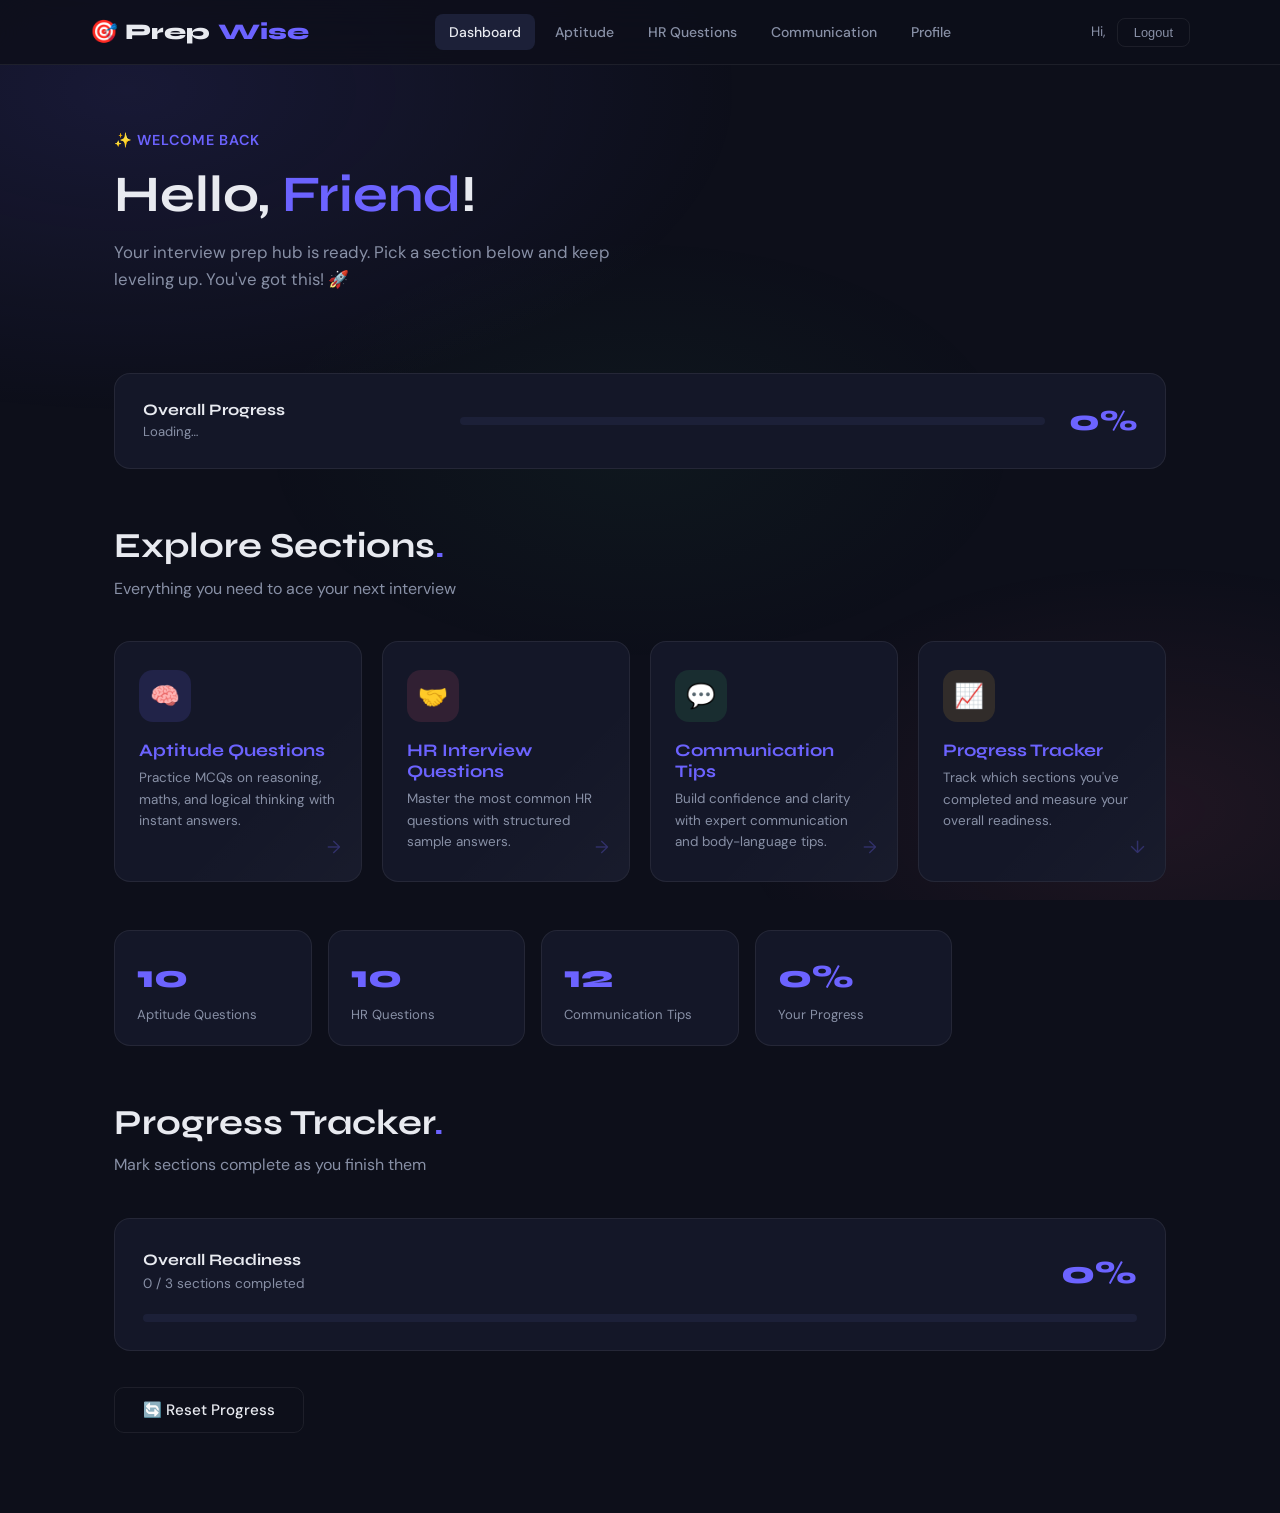
<file: index.html>
<!DOCTYPE html>
<html lang="en">
<head>
  <meta charset="UTF-8" />
  <meta name="viewport" content="width=device-width, initial-scale=1.0" />
  <title>PrepWise – Dashboard</title>
  <style>
@import url('https://fonts.googleapis.com/css2?family=Syne:wght@400;600;700;800&family=DM+Sans:ital,opsz,wght@0,9..40,300;0,9..40,400;0,9..40,500;1,9..40,300&display=swap');

/* ── CSS Variables ── */
:root {
  --bg: #0d0f1a;
  --surface: #141728;
  --surface2: #1c2038;
  --border: rgba(255,255,255,0.07);
  --accent: #6c63ff;
  --accent2: #ff6584;
  --accent3: #43e97b;
  --text: #e8eaf0;
  --text-muted: #8890a6;
  --radius: 16px;
  --radius-sm: 10px;
  --shadow: 0 8px 40px rgba(0,0,0,0.4);
  --transition: 0.28s cubic-bezier(0.4, 0, 0.2, 1);
}

/* ── Reset ── */
*, *::before, *::after { box-sizing: border-box; margin: 0; padding: 0; }
html { scroll-behavior: smooth; }
body {
  font-family: 'DM Sans', sans-serif;
  background: var(--bg);
  color: var(--text);
  min-height: 100vh;
  line-height: 1.6;
  overflow-x: hidden;
}

/* ── Background mesh ── */
body::before {
  content: '';
  position: fixed;
  inset: 0;
  background:
    radial-gradient(ellipse 80% 60% at 10% 10%, rgba(108,99,255,0.12) 0%, transparent 60%),
    radial-gradient(ellipse 60% 50% at 90% 90%, rgba(255,101,132,0.08) 0%, transparent 55%),
    radial-gradient(ellipse 50% 40% at 50% 50%, rgba(67,233,123,0.04) 0%, transparent 60%);
  pointer-events: none;
  z-index: 0;
}

/* ── Typography ── */
h1, h2, h3, h4 { font-family: 'Syne', sans-serif; font-weight: 700; line-height: 1.2; }
a { color: var(--accent); text-decoration: none; }

/* ── Layout Utilities ── */
.container { max-width: 1100px; margin: 0 auto; padding: 0 24px; position: relative; z-index: 1; }
.flex { display: flex; }
.grid { display: grid; }

/* ── Navbar ── */
.navbar {
  position: sticky;
  top: 0;
  z-index: 100;
  backdrop-filter: blur(20px);
  background: rgba(13, 15, 26, 0.85);
  border-bottom: 1px solid var(--border);
  padding: 0 24px;
}
.navbar-inner {
  max-width: 1100px;
  margin: 0 auto;
  display: flex;
  align-items: center;
  justify-content: space-between;
  height: 64px;
}
.logo {
  font-family: 'Syne', sans-serif;
  font-size: 1.4rem;
  font-weight: 800;
  color: var(--text);
  display: flex;
  align-items: center;
  gap: 8px;
}
.logo span { color: var(--accent); }
.nav-links { display: flex; gap: 6px; align-items: center; }
.nav-links a {
  color: var(--text-muted);
  font-size: 0.875rem;
  font-weight: 500;
  padding: 7px 14px;
  border-radius: 8px;
  transition: all var(--transition);
}
.nav-links a:hover, .nav-links a.active {
  color: var(--text);
  background: var(--surface2);
}
.nav-user {
  display: flex;
  align-items: center;
  gap: 12px;
}
.nav-user span {
  font-size: 0.85rem;
  color: var(--text-muted);
}
.btn-logout {
  padding: 6px 16px;
  background: transparent;
  border: 1px solid var(--border);
  border-radius: 8px;
  color: var(--text-muted);
  font-size: 0.8rem;
  cursor: pointer;
  transition: all var(--transition);
}
.btn-logout:hover { background: var(--surface2); color: var(--text); }

/* ── Buttons ── */
.btn {
  display: inline-flex;
  align-items: center;
  gap: 8px;
  padding: 12px 28px;
  border-radius: var(--radius-sm);
  font-family: 'DM Sans', sans-serif;
  font-size: 0.95rem;
  font-weight: 500;
  cursor: pointer;
  border: none;
  transition: all var(--transition);
  position: relative;
  overflow: hidden;
}
.btn-primary {
  background: var(--accent);
  color: #fff;
  box-shadow: 0 4px 24px rgba(108,99,255,0.35);
}
.btn-primary:hover {
  background: #7b74ff;
  transform: translateY(-2px);
  box-shadow: 0 8px 32px rgba(108,99,255,0.5);
}
.btn-outline {
  background: transparent;
  border: 1px solid var(--border);
  color: var(--text);
}
.btn-outline:hover { background: var(--surface2); border-color: rgba(255,255,255,0.15); }
.btn-sm { padding: 8px 18px; font-size: 0.85rem; }
.btn-success {
  background: linear-gradient(135deg, #43e97b, #38f9d7);
  color: #0a1a12;
  font-weight: 600;
}
.btn-success:hover { transform: translateY(-2px); box-shadow: 0 8px 24px rgba(67,233,123,0.35); }

/* ── Cards ── */
.card {
  background: var(--surface);
  border: 1px solid var(--border);
  border-radius: var(--radius);
  padding: 28px;
  transition: all var(--transition);
}
.card:hover {
  border-color: rgba(108,99,255,0.25);
  transform: translateY(-3px);
  box-shadow: var(--shadow);
}

/* ── Section Titles ── */
.section-title {
  font-size: clamp(1.6rem, 4vw, 2.2rem);
  margin-bottom: 8px;
}
.section-subtitle {
  color: var(--text-muted);
  margin-bottom: 40px;
  font-size: 1rem;
}
.accent-dot { color: var(--accent); }

/* ── Pill/Badge ── */
.badge {
  display: inline-block;
  padding: 4px 12px;
  border-radius: 100px;
  font-size: 0.75rem;
  font-weight: 600;
  letter-spacing: 0.04em;
  text-transform: uppercase;
}
.badge-purple { background: rgba(108,99,255,0.15); color: var(--accent); border: 1px solid rgba(108,99,255,0.2); }
.badge-green  { background: rgba(67,233,123,0.12); color: #43e97b; border: 1px solid rgba(67,233,123,0.2); }
.badge-pink   { background: rgba(255,101,132,0.12); color: var(--accent2); border: 1px solid rgba(255,101,132,0.2); }

/* ── Progress Bar ── */
.progress-wrap {
  background: var(--surface2);
  border-radius: 100px;
  height: 8px;
  overflow: hidden;
}
.progress-bar {
  height: 100%;
  border-radius: 100px;
  background: linear-gradient(90deg, var(--accent), #a78bfa);
  transition: width 0.6s cubic-bezier(0.4, 0, 0.2, 1);
}

/* ── Toast ── */
#toast {
  position: fixed;
  bottom: 30px;
  right: 30px;
  background: var(--surface2);
  border: 1px solid var(--border);
  border-left: 3px solid var(--accent3);
  color: var(--text);
  padding: 14px 22px;
  border-radius: var(--radius-sm);
  font-size: 0.875rem;
  z-index: 9999;
  opacity: 0;
  transform: translateY(12px);
  transition: all 0.3s ease;
  pointer-events: none;
}
#toast.show { opacity: 1; transform: translateY(0); }

/* ── Page Hero ── */
.page-hero {
  padding: 60px 0 40px;
  position: relative;
  z-index: 1;
}
.page-hero h1 { font-size: clamp(2rem, 5vw, 3rem); margin-bottom: 12px; }
.page-hero p  { color: var(--text-muted); font-size: 1.05rem; max-width: 540px; }

/* ── Form styles (login) ── */
.form-group { margin-bottom: 20px; }
.form-group label {
  display: block;
  margin-bottom: 8px;
  font-size: 0.875rem;
  font-weight: 500;
  color: var(--text-muted);
  letter-spacing: 0.02em;
}
.form-group input {
  width: 100%;
  padding: 13px 16px;
  background: var(--surface2);
  border: 1px solid var(--border);
  border-radius: var(--radius-sm);
  color: var(--text);
  font-family: 'DM Sans', sans-serif;
  font-size: 0.95rem;
  outline: none;
  transition: border-color var(--transition);
}
.form-group input:focus { border-color: var(--accent); box-shadow: 0 0 0 3px rgba(108,99,255,0.12); }
.form-group input::placeholder { color: var(--text-muted); }
.error-msg { color: var(--accent2); font-size: 0.8rem; margin-top: 6px; display: none; }

/* ── Answer reveal ── */
.answer-box {
  display: none;
  margin-top: 12px;
  padding: 14px 18px;
  background: rgba(67,233,123,0.06);
  border: 1px solid rgba(67,233,123,0.18);
  border-radius: var(--radius-sm);
  color: var(--text);
  font-size: 0.9rem;
  line-height: 1.6;
}
.answer-box.visible { display: block; animation: fadeIn 0.3s ease; }

/* ── Option buttons (MCQ) ── */
.options { display: flex; flex-direction: column; gap: 8px; margin: 14px 0; }
.option-btn {
  padding: 10px 16px;
  background: var(--surface2);
  border: 1px solid var(--border);
  border-radius: var(--radius-sm);
  color: var(--text);
  font-size: 0.9rem;
  cursor: pointer;
  text-align: left;
  transition: all var(--transition);
}
.option-btn:hover { border-color: rgba(108,99,255,0.4); background: rgba(108,99,255,0.08); }
.option-btn.correct { border-color: var(--accent3); background: rgba(67,233,123,0.1); color: #43e97b; }
.option-btn.wrong   { border-color: var(--accent2); background: rgba(255,101,132,0.1); color: var(--accent2); }

/* ── Tip cards ── */
.tip-card {
  background: var(--surface);
  border: 1px solid var(--border);
  border-radius: var(--radius);
  padding: 22px 24px;
  display: flex;
  gap: 16px;
  align-items: flex-start;
  transition: all var(--transition);
}
.tip-card:hover { border-color: rgba(108,99,255,0.2); transform: translateX(4px); }
.tip-icon {
  width: 42px; height: 42px;
  border-radius: 10px;
  display: flex; align-items: center; justify-content: center;
  font-size: 1.2rem;
  flex-shrink: 0;
}

/* ── HR accordion ── */
.hr-item {
  background: var(--surface);
  border: 1px solid var(--border);
  border-radius: var(--radius);
  margin-bottom: 12px;
  overflow: hidden;
  transition: all var(--transition);
}
.hr-item:hover { border-color: rgba(108,99,255,0.2); }
.hr-question {
  padding: 20px 24px;
  display: flex;
  justify-content: space-between;
  align-items: center;
  cursor: pointer;
  font-weight: 500;
  font-size: 1rem;
  gap: 16px;
}
.hr-question .chevron {
  font-size: 0.8rem;
  color: var(--text-muted);
  transition: transform var(--transition);
  flex-shrink: 0;
}
.hr-item.open .chevron { transform: rotate(180deg); }
.hr-answer {
  max-height: 0;
  overflow: hidden;
  transition: max-height 0.4s cubic-bezier(0.4, 0, 0.2, 1);
}
.hr-item.open .hr-answer { max-height: 500px; }
.hr-answer-inner {
  padding: 0 24px 20px;
  color: var(--text-muted);
  font-size: 0.93rem;
  line-height: 1.75;
  border-top: 1px solid var(--border);
  padding-top: 16px;
}
.hr-answer-inner strong { color: var(--text); }

/* ── Animations ── */
@keyframes fadeIn { from { opacity: 0; transform: translateY(6px); } to { opacity: 1; transform: translateY(0); } }
@keyframes slideUp { from { opacity: 0; transform: translateY(30px); } to { opacity: 1; transform: translateY(0); } }
.animate-up { animation: slideUp 0.5s ease forwards; }
.delay-1 { animation-delay: 0.1s; opacity: 0; }
.delay-2 { animation-delay: 0.2s; opacity: 0; }
.delay-3 { animation-delay: 0.3s; opacity: 0; }
.delay-4 { animation-delay: 0.4s; opacity: 0; }

/* ── Responsive ── */
@media (max-width: 768px) {
  .nav-links { display: none; }
  .page-hero { padding: 40px 0 24px; }
}

</style>
  <style>
    .hero {
      padding: 64px 0 48px;
      position: relative; z-index: 1;
    }
    .hero-greeting { font-size: 0.9rem; color: var(--accent); font-weight: 600; letter-spacing: 0.05em; text-transform: uppercase; margin-bottom: 12px; }
    .hero h1 { font-size: clamp(2rem, 5vw, 3.2rem); margin-bottom: 14px; }
    .hero h1 span { color: var(--accent); }
    .hero p { color: var(--text-muted); max-width: 520px; font-size: 1.05rem; margin-bottom: 32px; }

    /* Progress summary */
    .progress-summary {
      background: var(--surface);
      border: 1px solid var(--border);
      border-radius: var(--radius);
      padding: 24px 28px;
      margin-bottom: 56px;
      display: flex; align-items: center; gap: 24px;
      flex-wrap: wrap;
    }
    .progress-summary .ps-label { flex: 1; min-width: 160px; }
    .progress-summary .ps-label h4 { font-size: 1rem; margin-bottom: 2px; }
    .progress-summary .ps-label p { font-size: 0.82rem; color: var(--text-muted); }
    .progress-summary .progress-wrap { flex: 2; min-width: 200px; }
    .ps-pct { font-family: 'Syne', sans-serif; font-size: 1.8rem; font-weight: 800; color: var(--accent); white-space: nowrap; }

    /* Section cards grid */
    .section-grid {
      display: grid;
      grid-template-columns: repeat(auto-fill, minmax(240px, 1fr));
      gap: 20px;
      margin-bottom: 48px;
    }
    .section-card {
      background: var(--surface);
      border: 1px solid var(--border);
      border-radius: var(--radius);
      padding: 28px 24px;
      cursor: pointer;
      text-decoration: none;
      display: block;
      transition: all var(--transition);
      position: relative;
      overflow: hidden;
    }
    .section-card::after {
      content: '';
      position: absolute;
      inset: 0;
      background: linear-gradient(135deg, transparent 60%, rgba(255,255,255,0.02));
      pointer-events: none;
    }
    .section-card:hover {
      transform: translateY(-5px);
      box-shadow: var(--shadow);
    }
    .sc-icon {
      width: 52px; height: 52px;
      border-radius: 14px;
      display: flex; align-items: center; justify-content: center;
      font-size: 1.5rem;
      margin-bottom: 18px;
    }
    .section-card h3 { font-size: 1.1rem; margin-bottom: 6px; }
    .section-card p { font-size: 0.84rem; color: var(--text-muted); line-height: 1.6; }
    .sc-arrow {
      position: absolute; bottom: 20px; right: 20px;
      font-size: 1.1rem;
      opacity: 0.3;
      transition: all var(--transition);
    }
    .section-card:hover .sc-arrow { opacity: 1; transform: translateX(4px); }

    /* Color variants */
    .c-purple .sc-icon { background: rgba(108,99,255,0.15); }
    .c-purple:hover { border-color: rgba(108,99,255,0.3); }
    .c-pink .sc-icon   { background: rgba(255,101,132,0.12); }
    .c-pink:hover   { border-color: rgba(255,101,132,0.25); }
    .c-green .sc-icon  { background: rgba(67,233,123,0.1); }
    .c-green:hover  { border-color: rgba(67,233,123,0.2); }
    .c-yellow .sc-icon { background: rgba(255,196,57,0.12); }
    .c-yellow:hover { border-color: rgba(255,196,57,0.2); }

    /* Stats row */
    .stats-row {
      display: grid;
      grid-template-columns: repeat(auto-fill, minmax(180px, 1fr));
      gap: 16px;
      margin-bottom: 56px;
    }
    .stat-card {
      background: var(--surface);
      border: 1px solid var(--border);
      border-radius: var(--radius);
      padding: 20px 22px;
    }
    .stat-card .num {
      font-family: 'Syne', sans-serif;
      font-size: 2rem;
      font-weight: 800;
      color: var(--accent);
    }
    .stat-card .lbl { font-size: 0.82rem; color: var(--text-muted); margin-top: 2px; }
  </style>
</head>
<body>
  <nav class="navbar">
    <div class="navbar-inner">
      <div class="logo">🎯 Prep<span>Wise</span></div>
      <div class="nav-links">
        <a href="index.html" class="active">Dashboard</a>
        <a href="aptitude.html">Aptitude</a>
        <a href="hrquestions.html">HR Questions</a>
        <a href="communication.html">Communication</a>
        <a href="profile.html">Profile</a>
      </div>
      <div class="nav-user">
        <span>Hi, <span id="nav-user-name"></span></span>
        <button class="btn-logout" id="btn-logout">Logout</button>
      </div>
    </div>
  </nav>

  <main class="container">
    <section class="hero animate-up">
      <div class="hero-greeting">✨ Welcome back</div>
      <h1>Hello, <span id="welcome-name">Friend</span>!</h1>
      <p>Your interview prep hub is ready. Pick a section below and keep leveling up. You've got this! 🚀</p>
    </section>

    <!-- Progress Summary -->
    <div class="progress-summary animate-up delay-1">
      <div class="ps-label">
        <h4>Overall Progress</h4>
        <p class="progress-label">Loading…</p>
      </div>
      <div class="progress-wrap" style="flex:2;">
        <div class="progress-bar" style="width:0%"></div>
      </div>
      <div class="ps-pct progress-pct">0%</div>
    </div>

    <!-- Navigation Cards -->
    <h2 class="section-title animate-up delay-1">Explore Sections<span class="accent-dot">.</span></h2>
    <p class="section-subtitle animate-up delay-2">Everything you need to ace your next interview</p>

    <div class="section-grid">
      <a href="aptitude.html" class="section-card c-purple animate-up delay-1">
        <div class="sc-icon">🧠</div>
        <h3>Aptitude Questions</h3>
        <p>Practice MCQs on reasoning, maths, and logical thinking with instant answers.</p>
        <span class="sc-arrow">→</span>
      </a>
      <a href="hrquestions.html" class="section-card c-pink animate-up delay-2">
        <div class="sc-icon">🤝</div>
        <h3>HR Interview Questions</h3>
        <p>Master the most common HR questions with structured sample answers.</p>
        <span class="sc-arrow">→</span>
      </a>
      <a href="communication.html" class="section-card c-green animate-up delay-3">
        <div class="sc-icon">💬</div>
        <h3>Communication Tips</h3>
        <p>Build confidence and clarity with expert communication and body-language tips.</p>
        <span class="sc-arrow">→</span>
      </a>
      <a href="#tracker" class="section-card c-yellow animate-up delay-4" onclick="scrollToTracker(event)">
        <div class="sc-icon">📈</div>
        <h3>Progress Tracker</h3>
        <p>Track which sections you've completed and measure your overall readiness.</p>
        <span class="sc-arrow">↓</span>
      </a>
    </div>

    <!-- Stats -->
    <div class="stats-row animate-up">
      <div class="stat-card"><div class="num">10</div><div class="lbl">Aptitude Questions</div></div>
      <div class="stat-card"><div class="num">10</div><div class="lbl">HR Questions</div></div>
      <div class="stat-card"><div class="num">12</div><div class="lbl">Communication Tips</div></div>
      <div class="stat-card"><div class="num" id="stat-pct">0%</div><div class="lbl">Your Progress</div></div>
    </div>

    <!-- Progress Tracker -->
    <section id="tracker" style="margin-bottom: 80px;">
      <h2 class="section-title">Progress Tracker<span class="accent-dot">.</span></h2>
      <p class="section-subtitle">Mark sections complete as you finish them</p>

      <div class="card" style="margin-bottom:16px;">
        <div style="display:flex; justify-content:space-between; align-items:center; flex-wrap:wrap; gap:16px;">
          <div>
            <h4 style="margin-bottom:4px;">Overall Readiness</h4>
            <p style="font-size:0.85rem; color:var(--text-muted);" class="progress-label">0 / 3 sections completed</p>
          </div>
          <div class="ps-pct progress-pct" style="font-size:2rem;">0%</div>
        </div>
        <div style="margin-top:16px;">
          <div class="progress-wrap"><div class="progress-bar" style="width:0%"></div></div>
        </div>
      </div>

      <div id="tracker-sections" style="display:flex; flex-direction:column; gap:12px;"></div>

      <button class="btn btn-outline" style="margin-top:20px;" onclick="handleReset()">🔄 Reset Progress</button>
    </section>
  </main>

  <div id="toast"></div>
  <script>
/* ── Auth helpers ── */
function getSession(){ return localStorage.getItem('pw_remember')||sessionStorage.getItem('pw_session')||''; }
function getUserName(){
  const email=getSession(); if(!email) return 'Friend';
  const users=JSON.parse(localStorage.getItem('pw_users')||'{}');
  const u=users[email]; if(u&&u.name) return u.name.split(' ')[0];
  return email.split('@')[0].replace(/./,c=>c.toUpperCase());
}
function requireAuth(){ if(!getSession()) window.location.href='register.html?tab=login'; }
function logout(){ sessionStorage.removeItem('pw_session'); localStorage.removeItem('pw_remember'); window.location.href='register.html?tab=login'; }
function showToast(m){const t=document.getElementById('toast');t.textContent=m;t.classList.add('show');setTimeout(()=>t.classList.remove('show'),2800);}
function initNav(){
  const u=document.getElementById('nav-user-name'); if(u) u.textContent=getUserName();
  document.querySelectorAll('.nav-links a').forEach(a=>{ if(location.href.endsWith(a.getAttribute('href'))) a.classList.add('active'); });
  const lb=document.getElementById('btn-logout'); if(lb) lb.addEventListener('click',logout);
}
function getProgress(){ return JSON.parse(localStorage.getItem('pw_progress')||'{}'); }
function markSection(s){ const p=getProgress(); p[s]=true; localStorage.setItem('pw_progress',JSON.stringify(p)); }
function getProgressPct(){ const p=getProgress(); return Math.round(Object.keys(p).filter(k=>p[k]).length/3*100); }
function resetProgress(){ localStorage.removeItem('pw_progress'); }
function renderProgressBars(){
  const pct=getProgressPct();
  document.querySelectorAll('.progress-bar').forEach(b=>b.style.width=pct+'%');
  document.querySelectorAll('.progress-pct').forEach(e=>e.textContent=pct+'%');
  document.querySelectorAll('.progress-label').forEach(e=>{ const d=Object.values(getProgress()).filter(Boolean).length; e.textContent=d+' / 3 sections completed'; });
}
document.addEventListener('DOMContentLoaded',()=>{ initNav(); renderProgressBars(); });

  const logoutBtn = document.getElementById('btn-logout');
  if (logoutBtn) logoutBtn.addEventListener('click', logout);
}

// ── Update progress bars wherever shown ──────────────────────
function renderProgressBars() {
  const pct = getProgressPct();
  document.querySelectorAll('.progress-bar').forEach(bar => {
    bar.style.width = pct + '%';
  });
  document.querySelectorAll('.progress-pct').forEach(el => {
    el.textContent = pct + '%';
  });
  document.querySelectorAll('.progress-label').forEach(el => {
    const done = Object.keys(getProgress()).filter(k => getProgress()[k]).length;
    el.textContent = `${done} / ${SECTIONS.length} sections completed`;
  });
}

// ── Run on DOMContentLoaded ───────────────────────────────────
document.addEventListener('DOMContentLoaded', () => {
  initNav();
  renderProgressBars();
});

</script>
  <script>
    requireAuth();

    // Set welcome name
    document.getElementById('welcome-name').textContent = getUserName();

    // Render tracker sections
    const SECTION_META = [
      { key: 'aptitude',      label: 'Aptitude Questions',    icon: '🧠', href: 'aptitude.html' },
      { key: 'hr',            label: 'HR Interview Questions', icon: '🤝', href: 'hrquestions.html' },
      { key: 'communication', label: 'Communication Tips',     icon: '💬', href: 'communication.html' },
    ];

    function renderTracker() {
      const p = getProgress();
      const pct = getProgressPct();
      document.getElementById('stat-pct').textContent = pct + '%';

      const wrap = document.getElementById('tracker-sections');
      wrap.innerHTML = SECTION_META.map(s => `
        <div class="card" style="display:flex; align-items:center; justify-content:space-between; flex-wrap:wrap; gap:12px; padding:18px 24px;">
          <div style="display:flex; align-items:center; gap:14px;">
            <div style="font-size:1.5rem;">${s.icon}</div>
            <div>
              <div style="font-weight:500;">${s.label}</div>
              <div style="font-size:0.8rem; color:var(--text-muted);">
                ${p[s.key] ? '✅ Completed' : '⭕ Not visited yet'}
              </div>
            </div>
          </div>
          <div style="display:flex; gap:10px; align-items:center;">
            ${p[s.key]
              ? `<span class="badge badge-green">Done</span>`
              : `<a href="${s.href}" class="btn btn-outline btn-sm">Go to Section</a>
                 <button class="btn btn-sm" style="background:rgba(67,233,123,0.12);color:#43e97b;border:1px solid rgba(67,233,123,0.2);" onclick="completeSection('${s.key}')">Mark Complete</button>`
            }
          </div>
        </div>
      `).join('');
    }

    function completeSection(key) {
      markSection(key);
      renderProgressBars();
      renderTracker();
      showToast(`"${SECTION_META.find(s=>s.key===key).label}" marked as complete! 🎉`);
    }

    function handleReset() {
      resetProgress();
      renderProgressBars();
      renderTracker();
      showToast('Progress has been reset.');
    }

    function scrollToTracker(e) {
      e.preventDefault();
      document.getElementById('tracker').scrollIntoView({ behavior: 'smooth' });
    }

    renderTracker();
  </script>
</body>
</html>
</file>
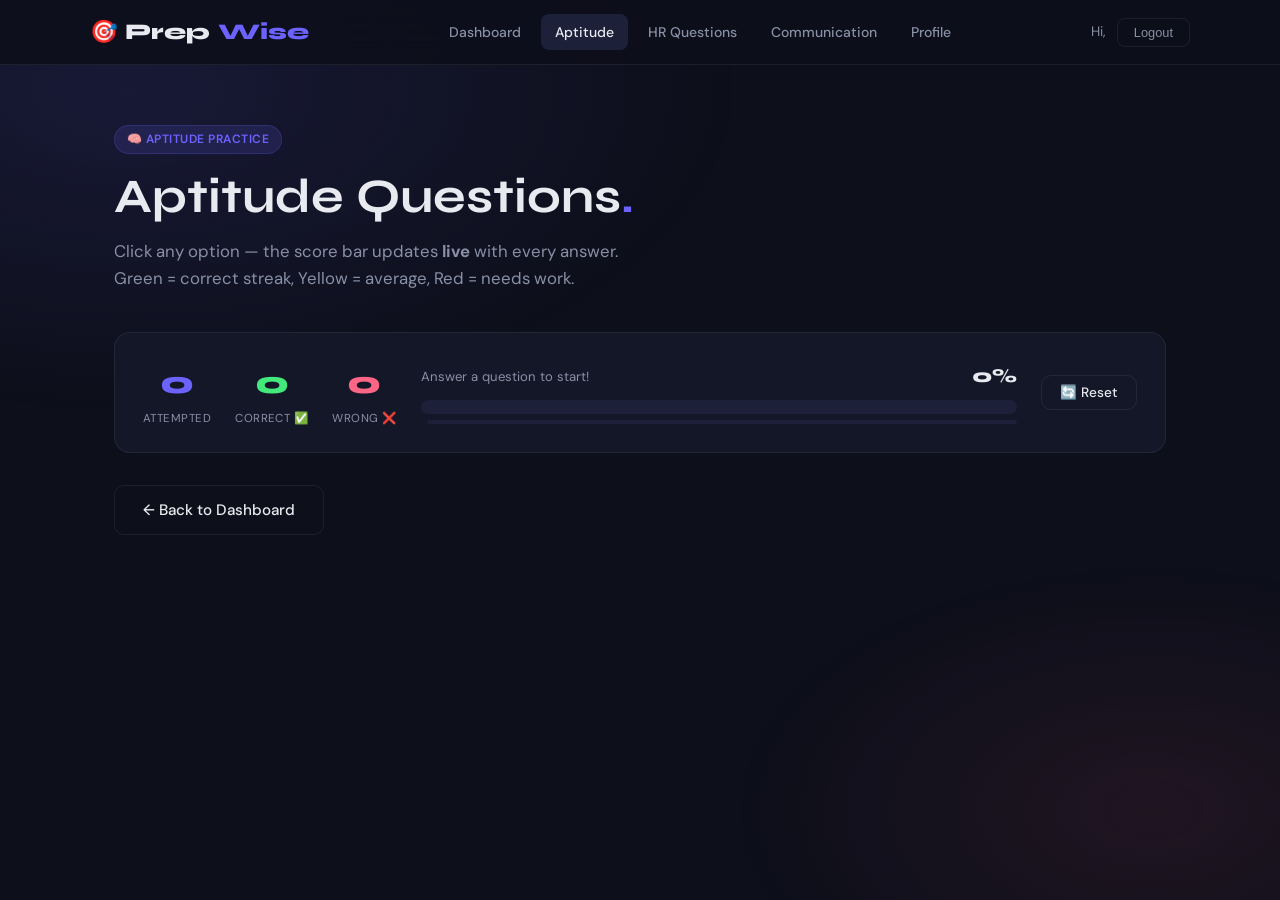
<file: aptitude.html>
<!DOCTYPE html>
<html lang="en">
<head>
  <meta charset="UTF-8" />
  <meta name="viewport" content="width=device-width, initial-scale=1.0" />
  <title>PrepWise – Aptitude Questions</title>
  <style>
@import url('https://fonts.googleapis.com/css2?family=Syne:wght@400;600;700;800&family=DM+Sans:ital,opsz,wght@0,9..40,300;0,9..40,400;0,9..40,500;1,9..40,300&display=swap');
:root {
  --bg:#0d0f1a; --surface:#141728; --surface2:#1c2038;
  --border:rgba(255,255,255,0.07); --accent:#6c63ff; --accent2:#ff6584;
  --accent3:#43e97b; --text:#e8eaf0; --text-muted:#8890a6;
  --radius:16px; --radius-sm:10px; --shadow:0 8px 40px rgba(0,0,0,0.4);
  --transition:0.28s cubic-bezier(0.4,0,0.2,1);
}
*,*::before,*::after { box-sizing:border-box; margin:0; padding:0; }
html { scroll-behavior:smooth; }
body { font-family:'DM Sans',sans-serif; background:var(--bg); color:var(--text); min-height:100vh; line-height:1.6; overflow-x:hidden; }
body::before { content:''; position:fixed; inset:0; background:radial-gradient(ellipse 80% 60% at 10% 10%,rgba(108,99,255,.12) 0%,transparent 60%),radial-gradient(ellipse 60% 50% at 90% 90%,rgba(255,101,132,.08) 0%,transparent 55%); pointer-events:none; z-index:0; }
h1,h2,h3,h4 { font-family:'Syne',sans-serif; font-weight:700; line-height:1.2; }
a { color:var(--accent); text-decoration:none; }
.container { max-width:1100px; margin:0 auto; padding:0 24px; position:relative; z-index:1; }

/* Navbar */
.navbar { position:sticky; top:0; z-index:100; backdrop-filter:blur(20px); background:rgba(13,15,26,.85); border-bottom:1px solid var(--border); padding:0 24px; }
.navbar-inner { max-width:1100px; margin:0 auto; display:flex; align-items:center; justify-content:space-between; height:64px; }
.logo { font-family:'Syne',sans-serif; font-size:1.4rem; font-weight:800; color:var(--text); display:flex; align-items:center; gap:8px; }
.logo span { color:var(--accent); }
.nav-links { display:flex; gap:6px; align-items:center; }
.nav-links a { color:var(--text-muted); font-size:.875rem; font-weight:500; padding:7px 14px; border-radius:8px; transition:all var(--transition); }
.nav-links a:hover,.nav-links a.active { color:var(--text); background:var(--surface2); }
.nav-user { display:flex; align-items:center; gap:12px; }
.nav-user span { font-size:.85rem; color:var(--text-muted); }
.btn-logout { padding:6px 16px; background:transparent; border:1px solid var(--border); border-radius:8px; color:var(--text-muted); font-size:.8rem; cursor:pointer; transition:all var(--transition); }
.btn-logout:hover { background:var(--surface2); color:var(--text); }

/* Buttons */
.btn { display:inline-flex; align-items:center; gap:8px; padding:12px 28px; border-radius:var(--radius-sm); font-family:'DM Sans',sans-serif; font-size:.95rem; font-weight:500; cursor:pointer; border:none; transition:all var(--transition); }
.btn-outline { background:transparent; border:1px solid var(--border); color:var(--text); }
.btn-outline:hover { background:var(--surface2); }
.btn-sm { padding:8px 18px; font-size:.85rem; }

/* Badges */
.badge { display:inline-block; padding:4px 12px; border-radius:100px; font-size:.75rem; font-weight:600; letter-spacing:.04em; text-transform:uppercase; }
.badge-purple { background:rgba(108,99,255,.15); color:var(--accent); border:1px solid rgba(108,99,255,.2); }
.accent-dot { color:var(--accent); }

/* Toast */
#toast { position:fixed; bottom:30px; right:30px; background:var(--surface2); border:1px solid var(--border); border-left:3px solid var(--accent3); color:var(--text); padding:14px 22px; border-radius:var(--radius-sm); font-size:.875rem; z-index:9999; opacity:0; transform:translateY(12px); transition:all .3s ease; pointer-events:none; }
#toast.show { opacity:1; transform:translateY(0); }

/* Hero */
.page-hero { padding:60px 0 40px; position:relative; z-index:1; }
.page-hero h1 { font-size:clamp(2rem,5vw,3rem); margin-bottom:12px; }
.page-hero p { color:var(--text-muted); font-size:1.05rem; max-width:540px; }

/* Answer box */
.answer-box { display:none; margin-top:12px; padding:14px 18px; background:rgba(67,233,123,.06); border:1px solid rgba(67,233,123,.18); border-radius:var(--radius-sm); color:var(--text); font-size:.9rem; line-height:1.6; }
.answer-box.visible { display:block; animation:fadeIn .3s ease; }

/* Options */
.options { display:flex; flex-direction:column; gap:8px; margin:14px 0; }
.option-btn { padding:10px 16px; background:var(--surface2); border:1px solid var(--border); border-radius:var(--radius-sm); color:var(--text); font-size:.9rem; cursor:pointer; text-align:left; transition:all var(--transition); font-family:'DM Sans',sans-serif; }
.option-btn:hover:not(:disabled) { border-color:rgba(108,99,255,.4); background:rgba(108,99,255,.08); }
.option-btn.correct { border-color:var(--accent3); background:rgba(67,233,123,.1); color:#43e97b; }
.option-btn.wrong   { border-color:var(--accent2); background:rgba(255,101,132,.1); color:var(--accent2); }

/* Animations */
@keyframes fadeIn  { from{opacity:0;transform:translateY(6px)} to{opacity:1;transform:translateY(0)} }
@keyframes slideUp { from{opacity:0;transform:translateY(30px)} to{opacity:1;transform:translateY(0)} }
.animate-up { animation:slideUp .5s ease forwards; }
.delay-1 { animation-delay:.1s; opacity:0; }
@media(max-width:768px){ .nav-links{display:none} .page-hero{padding:40px 0 24px} }

/* ══ SCOREBOARD ══ */
.score-board {
  background:var(--surface); border:1px solid var(--border); border-radius:var(--radius);
  padding:24px 28px; margin-bottom:32px;
  display:flex; gap:24px; flex-wrap:wrap; align-items:center;
}
.sb-item { text-align:center; min-width:56px; }
.sb-num { font-family:'Syne',sans-serif; font-size:2rem; font-weight:800; transition:all .4s ease; }
.sb-lbl { font-size:.72rem; color:var(--text-muted); margin-top:2px; text-transform:uppercase; letter-spacing:.04em; }
.c-blue  { color:var(--accent); }
.c-green { color:var(--accent3); }
.c-red   { color:var(--accent2); }

/* ══ LIVE BAR ══ */
.live-bar-wrap { flex:1; min-width:200px; }
.live-bar-header {
  display:flex; justify-content:space-between; align-items:center;
  margin-bottom:8px; font-size:.82rem;
}
.live-bar-header .bar-label { color:var(--text-muted); }
.live-bar-header .bar-pct   { font-family:'Syne',sans-serif; font-size:1.2rem; font-weight:800; color:var(--text); transition:color .4s; }

/* track */
.bar-track { background:var(--surface2); border-radius:100px; height:14px; overflow:hidden; position:relative; }
/* the animated fill */
.bar-fill {
  height:100%; border-radius:100px; width:0%;
  transition: width .55s cubic-bezier(.4,0,.2,1), background .4s ease;
  position:relative;
}
/* glowing pulse on leading edge */
.bar-fill::after {
  content:''; position:absolute; right:0; top:0; bottom:0; width:24px;
  background:rgba(255,255,255,.3); border-radius:100px;
  animation:pulse-glow 1.2s ease-in-out infinite;
}
@keyframes pulse-glow { 0%,100%{opacity:0} 50%{opacity:1} }

/* colour states — change automatically based on accuracy */
.bar-fill.c0   { background:linear-gradient(90deg,#333,#444); }
.bar-fill.clow { background:linear-gradient(90deg,#ff6584,#ff8fa3); }   /* <40%  red    */
.bar-fill.cmid { background:linear-gradient(90deg,#ffc439,#ffe08a); }   /* <70%  yellow */
.bar-fill.chi  { background:linear-gradient(90deg,#43e97b,#38f9d7); }   /* >=70% green  */
.bar-fill.c100 { background:linear-gradient(90deg,#43e97b,#00c9a7); }   /* 100%  teal   */

/* tri-colour mini bar underneath */
.mini-bar { display:flex; gap:3px; margin-top:6px; height:4px; }
.mini-bar div { border-radius:100px; transition:flex .5s ease; }
.mini-c { background:var(--accent3); }
.mini-w { background:var(--accent2); }
.mini-r { background:var(--surface2); flex:1; }

/* ══ Q CARD ══ */
.q-card { background:var(--surface); border:1px solid var(--border); border-radius:var(--radius); padding:26px 28px; margin-bottom:18px; transition:all var(--transition); }
.q-card.ok  { border-left:4px solid var(--accent3); }
.q-card.bad { border-left:4px solid var(--accent2); }
.q-num  { font-size:.75rem; font-weight:700; letter-spacing:.06em; text-transform:uppercase; color:var(--accent); margin-bottom:10px; }
.q-text { font-size:1rem; font-weight:500; margin-bottom:16px; line-height:1.6; }
.q-tag  { display:inline-block; padding:3px 10px; border-radius:100px; font-size:.72rem; font-weight:700; text-transform:uppercase; margin-bottom:8px; }
.q-tag.ok  { background:rgba(67,233,123,.15); color:var(--accent3); }
.q-tag.bad { background:rgba(255,101,132,.15); color:var(--accent2); }

/* ══ COMPLETION BANNER ══ */
.done-banner {
  display:none; background:linear-gradient(135deg,rgba(67,233,123,.08),rgba(56,249,215,.04));
  border:1px solid rgba(67,233,123,.25); border-radius:var(--radius);
  padding:32px; text-align:center; margin-bottom:32px; animation:fadeIn .5s ease;
}
.done-banner h3  { font-size:1.5rem; margin-bottom:6px; }
.done-banner p   { color:var(--text-muted); }
.done-banner .big { font-family:'Syne',sans-serif; font-size:4rem; font-weight:800; color:var(--accent3); line-height:1; margin:14px 0 8px; }
  </style>
</head>
<body>

<nav class="navbar">
  <div class="navbar-inner">
    <div class="logo">🎯 Prep<span>Wise</span></div>
    <div class="nav-links">
      <a href="index.html">Dashboard</a>
      <a href="aptitude.html" class="active">Aptitude</a>
      <a href="hrquestions.html">HR Questions</a>
      <a href="communication.html">Communication</a>
        <a href="profile.html">Profile</a>
    </div>
    <div class="nav-user">
      <span>Hi, <span id="nav-user-name"></span></span>
      <button class="btn-logout" id="btn-logout">Logout</button>
    </div>
  </div>
</nav>

<main class="container">
  <div class="page-hero animate-up">
    <span class="badge badge-purple" style="margin-bottom:14px;">🧠 Aptitude Practice</span>
    <h1>Aptitude Questions<span class="accent-dot">.</span></h1>
    <p>Click any option — the score bar updates <strong>live</strong> with every answer. Green = correct streak, Yellow = average, Red = needs work.</p>
  </div>

  <!-- LIVE SCOREBOARD -->
  <div class="score-board animate-up delay-1">
    <div class="sb-item">
      <div class="sb-num c-blue"  id="sb-att">0</div>
      <div class="sb-lbl">Attempted</div>
    </div>
    <div class="sb-item">
      <div class="sb-num c-green" id="sb-cor">0</div>
      <div class="sb-lbl">Correct ✅</div>
    </div>
    <div class="sb-item">
      <div class="sb-num c-red"   id="sb-wrg">0</div>
      <div class="sb-lbl">Wrong ❌</div>
    </div>

    <div class="live-bar-wrap">
      <div class="live-bar-header">
        <span class="bar-label" id="bar-label">Answer a question to start!</span>
        <span class="bar-pct"   id="bar-pct">0%</span>
      </div>
      <div class="bar-track">
        <div class="bar-fill c0" id="bar-fill"></div>
      </div>
      <div class="mini-bar">
        <div class="mini-c" id="mc" style="flex:0"></div>
        <div class="mini-w" id="mw" style="flex:0"></div>
        <div class="mini-r" id="mr" style="flex:10"></div>
      </div>
    </div>

    <button class="btn btn-outline btn-sm" onclick="resetQuiz()">🔄 Reset</button>
  </div>

  <!-- Completion banner -->
  <div class="done-banner" id="done-banner">
    <div style="font-size:2.5rem">🎉</div>
    <h3>Quiz Complete!</h3>
    <div class="big" id="final-score">0/10</div>
    <p id="final-msg"></p>
  </div>

  <div id="quiz-wrap"></div>

  <div style="margin:32px 0 80px;display:flex;gap:12px;flex-wrap:wrap;">
    <a href="index.html" class="btn btn-outline">← Back to Dashboard</a>
  </div>
</main>

<div id="toast"></div>

<script>
/* ── helpers ── */
function getSession(){ return getSession()||''; }
function getUserName(){ const e=getSession(); if(!e) return 'Friend'; const n=e.split('@')[0]; return n[0].toUpperCase()+n.slice(1); }
function requireAuth(){ if(!getSession()) location.href='login.html'; }
function logout(){ sessionStorage.removeItem('pw_session'); localStorage.removeItem('pw_remember'); location.href='register.html?tab=login'; }
function showToast(m){ const t=document.getElementById('toast'); t.textContent=m; t.classList.add('show'); setTimeout(()=>t.classList.remove('show'),3000); }

requireAuth();
document.addEventListener('DOMContentLoaded',()=>{
  const u=document.getElementById('nav-user-name'); if(u) u.textContent=getUserName();
  const lb=document.getElementById('btn-logout'); if(lb) lb.onclick=logout;
});

/* ── questions ── */
const Q=[
  {q:"If the average of 5 numbers is 27, what is their sum?",          o:["125","135","140","150"],             a:1, ex:"Sum = Average × Count = 27 × 5 = 135"},
  {q:"A train travels 360 km in 4 hours. What is its speed?",          o:["80 km/h","90 km/h","100 km/h","70 km/h"], a:1, ex:"Speed = Distance ÷ Time = 360 ÷ 4 = 90 km/h"},
  {q:"What comes next: 2, 6, 12, 20, 30, __?",                        o:["40","42","44","46"],                 a:1, ex:"Differences 4,6,8,10,12 → 30+12 = 42"},
  {q:"A is brother of B, B is sister of C, C is son of D. A is related to D as?", o:["Son","Daughter","Nephew","Son or Daughter"], a:3, ex:"A is D's son via chain of siblings."},
  {q:"What is 15% of 240?",                                            o:["32","34","36","38"],                 a:2, ex:"(15/100) × 240 = 36"},
  {q:"6 men finish a job in 10 days. How long for 10 men?",            o:["4","6","5","8"],                    a:1, ex:"6×10 = 10×D → D = 6 days"},
  {q:"Item sold at ₹650 with 30% profit. Find cost price.",            o:["₹480","₹490","₹500","₹510"],        a:2, ex:"CP = 650 ÷ 1.30 = ₹500"},
  {q:"Odd one out: Apple, Mango, Potato, Orange",                      o:["Apple","Mango","Potato","Orange"],   a:2, ex:"Potato is a vegetable; others are fruits."},
  {q:"Missing number: 3, 9, 27, 81, __",                              o:["162","243","256","729"],             a:1, ex:"Each ×3 → 81×3 = 243"},
  {q:"If COLD → DPME, then WARM is coded as?",                         o:["XBSN","WBSN","XASM","XBRN"],        a:0, ex:"Each letter +1: W→X A→B R→S M→N = XBSN"},
];
const N=Q.length;

/* ── state ── */
let S={att:0,cor:0,wrg:0,ans:{}};
function load(){ const r=localStorage.getItem('pw_apt'); if(r) S=JSON.parse(r); }
function save(){ localStorage.setItem('pw_apt',JSON.stringify(S)); }

function resetQuiz(){
  localStorage.removeItem('pw_apt');
  S={att:0,cor:0,wrg:0,ans:{}};
  document.getElementById('done-banner').style.display='none';
  render(); updateBar();
}

/* ── LIVE BAR — the key function ── */
function updateBar(){
  const {att,cor,wrg}=S;
  const rem=N-att;

  // numbers
  document.getElementById('sb-att').textContent=att;
  document.getElementById('sb-cor').textContent=cor;
  document.getElementById('sb-wrg').textContent=wrg;

  // percentage = correct out of TOTAL (so wrong answers pull it DOWN)
  const pct = att===0 ? 0 : Math.round((cor/N)*100);

  const fill  = document.getElementById('bar-fill');
  const pctEl = document.getElementById('bar-pct');
  const lblEl = document.getElementById('bar-label');

  // width
  fill.style.width = pct+'%';
  pctEl.textContent = pct+'%';

  // colour class — changes live as accuracy shifts
  fill.className='bar-fill ';
  if      (att===0)  fill.className+='c0';
  else if (pct===100)fill.className+='c100';
  else if (pct>=70)  fill.className+='chi';
  else if (pct>=40)  fill.className+='cmid';
  else               fill.className+='clow';

  // pct colour echo
  pctEl.style.color = att===0?'var(--text)' : pct>=70?'#43e97b' : pct>=40?'#ffc439' : '#ff6584';

  // label
  if      (att===0)   lblEl.textContent='Answer a question to start!';
  else if (pct===100) lblEl.textContent='🏆 Perfect score!';
  else if (pct>=70)   lblEl.textContent='🟢 Great accuracy! Keep it up!';
  else if (pct>=40)   lblEl.textContent='🟡 Not bad — push for 70%+!';
  else                lblEl.textContent='🔴 Read the explanations & retry!';

  // mini tri-bar
  document.getElementById('mc').style.flex=cor;
  document.getElementById('mw').style.flex=wrg;
  document.getElementById('mr').style.flex=Math.max(rem,0);

  // auto-complete
  if(att===N) showDone(cor);
}

function showDone(cor){
  const b=document.getElementById('done-banner');
  b.style.display='block';
  document.getElementById('final-score').textContent=cor+'/'+N;
  const pct=Math.round((cor/N)*100);
  const msgs=[
    [100,'🏆 Perfect! Absolutely outstanding!'],
    [80, '🎯 Excellent! You\'re well-prepared!'],
    [60, '👍 Good job — a bit more practice!'],
    [40, '📚 Review the explanations and retry!'],
    [0,  '💪 Don\'t give up — reset and try again!'],
  ];
  const msg=msgs.find(([t])=>pct>=t)[1];
  document.getElementById('final-msg').textContent=msg;
  b.scrollIntoView({behavior:'smooth',block:'center'});
  showToast('Quiz done! Score: '+cor+'/'+N+' ('+pct+'%) 🎯');

  // mark section complete in dashboard
  const p=JSON.parse(localStorage.getItem('pw_progress')||'{}');
  p.aptitude=true;
  localStorage.setItem('pw_progress',JSON.stringify(p));
}

/* ── render cards ── */
function render(){
  document.getElementById('quiz-wrap').innerHTML=Q.map((q,i)=>{
    const done=S.ans[i]!==undefined;
    const isOk=done && S.ans[i]===q.a;
    return `
    <div class="q-card ${done?(isOk?'ok':'bad'):''} animate-up">
      <div class="q-num">Q${i+1} / ${N}</div>
      ${done?`<span class="q-tag ${isOk?'ok':'bad'}">${isOk?'✅ Correct':'❌ Wrong'}</span>`:''}
      <div class="q-text">${q.q}</div>
      <div class="options">
        ${q.o.map((opt,j)=>{
          let cls='option-btn';
          if(done){ if(j===q.a) cls+=' correct'; else if(j===S.ans[i]) cls+=' wrong'; }
          return `<button class="${cls}" onclick="pick(${i},${j})" ${done?'disabled':''}>${opt}</button>`;
        }).join('')}
      </div>
      <div class="answer-box ${done?'visible':''}" id="ax-${i}">
        <strong>💡 Explanation:</strong> ${q.ex}
      </div>
      ${!done?`<div style="margin-top:12px"><button class="btn btn-outline btn-sm" onclick="reveal(${i})">Show Explanation</button></div>`:''}
    </div>`;
  }).join('');
}

function pick(qi,oi){
  if(S.ans[qi]!==undefined) return;
  S.ans[qi]=oi;
  S.att++;
  if(oi===Q[qi].a) S.cor++; else S.wrg++;
  save();
  render();
  updateBar();   // ← bar updates INSTANTLY here
}

function reveal(qi){
  const b=document.getElementById('ax-'+qi);
  if(b) b.classList.add('visible');
}

/* ── init ── */
load(); render(); updateBar();
if(S.att===N) showDone(S.cor);
</script>
</body>
</html>
</file>
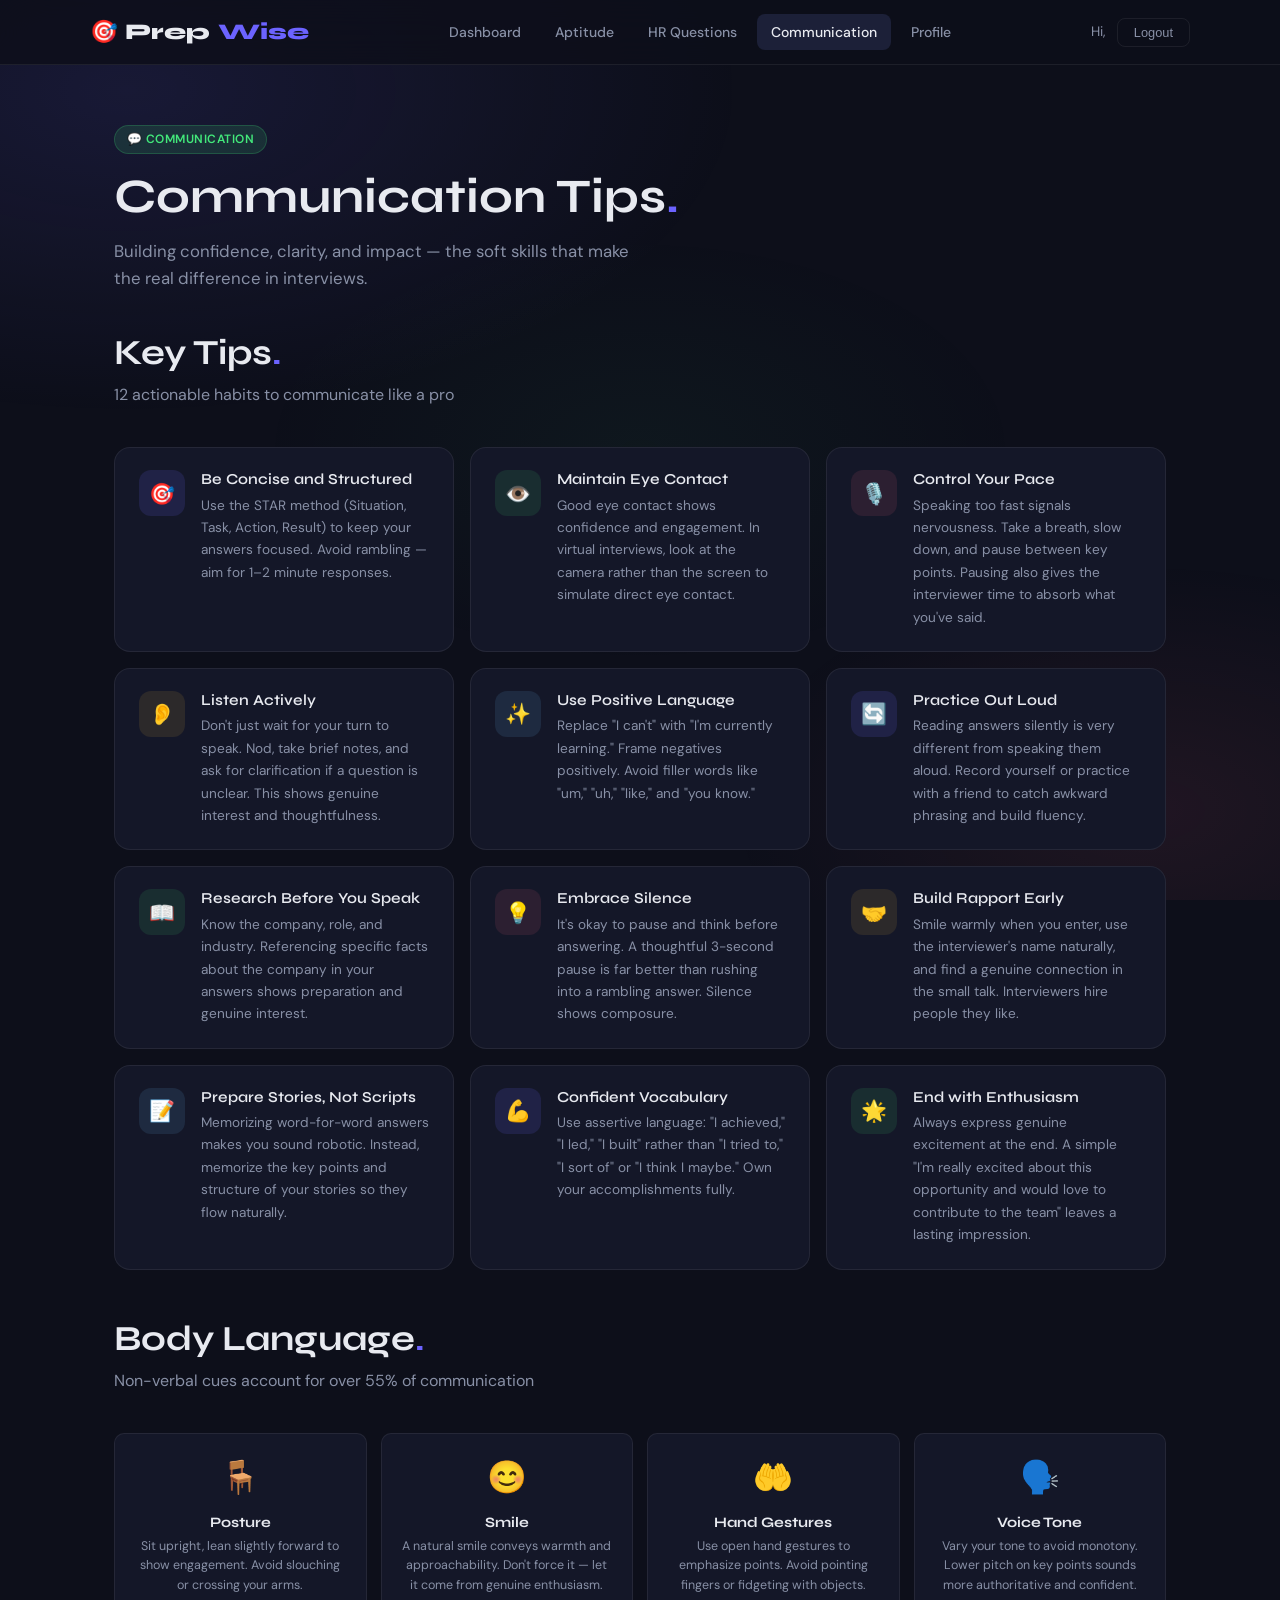
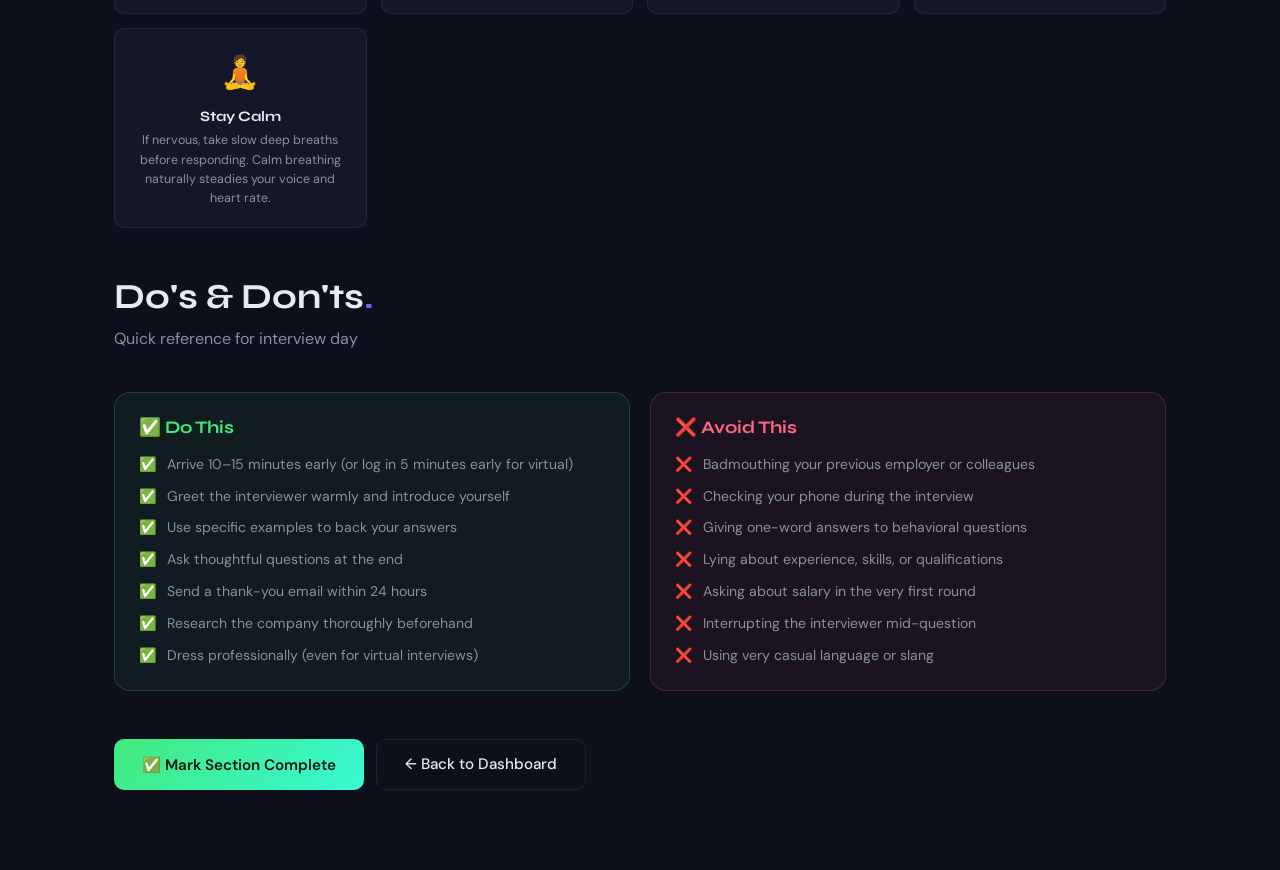
<file: communication.html>
<!DOCTYPE html>
<html lang="en">
<head>
  <meta charset="UTF-8" />
  <meta name="viewport" content="width=device-width, initial-scale=1.0" />
  <title>PrepWise – Communication Tips</title>
  <style>
@import url('https://fonts.googleapis.com/css2?family=Syne:wght@400;600;700;800&family=DM+Sans:ital,opsz,wght@0,9..40,300;0,9..40,400;0,9..40,500;1,9..40,300&display=swap');

/* ── CSS Variables ── */
:root {
  --bg: #0d0f1a;
  --surface: #141728;
  --surface2: #1c2038;
  --border: rgba(255,255,255,0.07);
  --accent: #6c63ff;
  --accent2: #ff6584;
  --accent3: #43e97b;
  --text: #e8eaf0;
  --text-muted: #8890a6;
  --radius: 16px;
  --radius-sm: 10px;
  --shadow: 0 8px 40px rgba(0,0,0,0.4);
  --transition: 0.28s cubic-bezier(0.4, 0, 0.2, 1);
}

/* ── Reset ── */
*, *::before, *::after { box-sizing: border-box; margin: 0; padding: 0; }
html { scroll-behavior: smooth; }
body {
  font-family: 'DM Sans', sans-serif;
  background: var(--bg);
  color: var(--text);
  min-height: 100vh;
  line-height: 1.6;
  overflow-x: hidden;
}

/* ── Background mesh ── */
body::before {
  content: '';
  position: fixed;
  inset: 0;
  background:
    radial-gradient(ellipse 80% 60% at 10% 10%, rgba(108,99,255,0.12) 0%, transparent 60%),
    radial-gradient(ellipse 60% 50% at 90% 90%, rgba(255,101,132,0.08) 0%, transparent 55%),
    radial-gradient(ellipse 50% 40% at 50% 50%, rgba(67,233,123,0.04) 0%, transparent 60%);
  pointer-events: none;
  z-index: 0;
}

/* ── Typography ── */
h1, h2, h3, h4 { font-family: 'Syne', sans-serif; font-weight: 700; line-height: 1.2; }
a { color: var(--accent); text-decoration: none; }

/* ── Layout Utilities ── */
.container { max-width: 1100px; margin: 0 auto; padding: 0 24px; position: relative; z-index: 1; }
.flex { display: flex; }
.grid { display: grid; }

/* ── Navbar ── */
.navbar {
  position: sticky;
  top: 0;
  z-index: 100;
  backdrop-filter: blur(20px);
  background: rgba(13, 15, 26, 0.85);
  border-bottom: 1px solid var(--border);
  padding: 0 24px;
}
.navbar-inner {
  max-width: 1100px;
  margin: 0 auto;
  display: flex;
  align-items: center;
  justify-content: space-between;
  height: 64px;
}
.logo {
  font-family: 'Syne', sans-serif;
  font-size: 1.4rem;
  font-weight: 800;
  color: var(--text);
  display: flex;
  align-items: center;
  gap: 8px;
}
.logo span { color: var(--accent); }
.nav-links { display: flex; gap: 6px; align-items: center; }
.nav-links a {
  color: var(--text-muted);
  font-size: 0.875rem;
  font-weight: 500;
  padding: 7px 14px;
  border-radius: 8px;
  transition: all var(--transition);
}
.nav-links a:hover, .nav-links a.active {
  color: var(--text);
  background: var(--surface2);
}
.nav-user {
  display: flex;
  align-items: center;
  gap: 12px;
}
.nav-user span {
  font-size: 0.85rem;
  color: var(--text-muted);
}
.btn-logout {
  padding: 6px 16px;
  background: transparent;
  border: 1px solid var(--border);
  border-radius: 8px;
  color: var(--text-muted);
  font-size: 0.8rem;
  cursor: pointer;
  transition: all var(--transition);
}
.btn-logout:hover { background: var(--surface2); color: var(--text); }

/* ── Buttons ── */
.btn {
  display: inline-flex;
  align-items: center;
  gap: 8px;
  padding: 12px 28px;
  border-radius: var(--radius-sm);
  font-family: 'DM Sans', sans-serif;
  font-size: 0.95rem;
  font-weight: 500;
  cursor: pointer;
  border: none;
  transition: all var(--transition);
  position: relative;
  overflow: hidden;
}
.btn-primary {
  background: var(--accent);
  color: #fff;
  box-shadow: 0 4px 24px rgba(108,99,255,0.35);
}
.btn-primary:hover {
  background: #7b74ff;
  transform: translateY(-2px);
  box-shadow: 0 8px 32px rgba(108,99,255,0.5);
}
.btn-outline {
  background: transparent;
  border: 1px solid var(--border);
  color: var(--text);
}
.btn-outline:hover { background: var(--surface2); border-color: rgba(255,255,255,0.15); }
.btn-sm { padding: 8px 18px; font-size: 0.85rem; }
.btn-success {
  background: linear-gradient(135deg, #43e97b, #38f9d7);
  color: #0a1a12;
  font-weight: 600;
}
.btn-success:hover { transform: translateY(-2px); box-shadow: 0 8px 24px rgba(67,233,123,0.35); }

/* ── Cards ── */
.card {
  background: var(--surface);
  border: 1px solid var(--border);
  border-radius: var(--radius);
  padding: 28px;
  transition: all var(--transition);
}
.card:hover {
  border-color: rgba(108,99,255,0.25);
  transform: translateY(-3px);
  box-shadow: var(--shadow);
}

/* ── Section Titles ── */
.section-title {
  font-size: clamp(1.6rem, 4vw, 2.2rem);
  margin-bottom: 8px;
}
.section-subtitle {
  color: var(--text-muted);
  margin-bottom: 40px;
  font-size: 1rem;
}
.accent-dot { color: var(--accent); }

/* ── Pill/Badge ── */
.badge {
  display: inline-block;
  padding: 4px 12px;
  border-radius: 100px;
  font-size: 0.75rem;
  font-weight: 600;
  letter-spacing: 0.04em;
  text-transform: uppercase;
}
.badge-purple { background: rgba(108,99,255,0.15); color: var(--accent); border: 1px solid rgba(108,99,255,0.2); }
.badge-green  { background: rgba(67,233,123,0.12); color: #43e97b; border: 1px solid rgba(67,233,123,0.2); }
.badge-pink   { background: rgba(255,101,132,0.12); color: var(--accent2); border: 1px solid rgba(255,101,132,0.2); }

/* ── Progress Bar ── */
.progress-wrap {
  background: var(--surface2);
  border-radius: 100px;
  height: 8px;
  overflow: hidden;
}
.progress-bar {
  height: 100%;
  border-radius: 100px;
  background: linear-gradient(90deg, var(--accent), #a78bfa);
  transition: width 0.6s cubic-bezier(0.4, 0, 0.2, 1);
}

/* ── Toast ── */
#toast {
  position: fixed;
  bottom: 30px;
  right: 30px;
  background: var(--surface2);
  border: 1px solid var(--border);
  border-left: 3px solid var(--accent3);
  color: var(--text);
  padding: 14px 22px;
  border-radius: var(--radius-sm);
  font-size: 0.875rem;
  z-index: 9999;
  opacity: 0;
  transform: translateY(12px);
  transition: all 0.3s ease;
  pointer-events: none;
}
#toast.show { opacity: 1; transform: translateY(0); }

/* ── Page Hero ── */
.page-hero {
  padding: 60px 0 40px;
  position: relative;
  z-index: 1;
}
.page-hero h1 { font-size: clamp(2rem, 5vw, 3rem); margin-bottom: 12px; }
.page-hero p  { color: var(--text-muted); font-size: 1.05rem; max-width: 540px; }

/* ── Form styles (login) ── */
.form-group { margin-bottom: 20px; }
.form-group label {
  display: block;
  margin-bottom: 8px;
  font-size: 0.875rem;
  font-weight: 500;
  color: var(--text-muted);
  letter-spacing: 0.02em;
}
.form-group input {
  width: 100%;
  padding: 13px 16px;
  background: var(--surface2);
  border: 1px solid var(--border);
  border-radius: var(--radius-sm);
  color: var(--text);
  font-family: 'DM Sans', sans-serif;
  font-size: 0.95rem;
  outline: none;
  transition: border-color var(--transition);
}
.form-group input:focus { border-color: var(--accent); box-shadow: 0 0 0 3px rgba(108,99,255,0.12); }
.form-group input::placeholder { color: var(--text-muted); }
.error-msg { color: var(--accent2); font-size: 0.8rem; margin-top: 6px; display: none; }

/* ── Answer reveal ── */
.answer-box {
  display: none;
  margin-top: 12px;
  padding: 14px 18px;
  background: rgba(67,233,123,0.06);
  border: 1px solid rgba(67,233,123,0.18);
  border-radius: var(--radius-sm);
  color: var(--text);
  font-size: 0.9rem;
  line-height: 1.6;
}
.answer-box.visible { display: block; animation: fadeIn 0.3s ease; }

/* ── Option buttons (MCQ) ── */
.options { display: flex; flex-direction: column; gap: 8px; margin: 14px 0; }
.option-btn {
  padding: 10px 16px;
  background: var(--surface2);
  border: 1px solid var(--border);
  border-radius: var(--radius-sm);
  color: var(--text);
  font-size: 0.9rem;
  cursor: pointer;
  text-align: left;
  transition: all var(--transition);
}
.option-btn:hover { border-color: rgba(108,99,255,0.4); background: rgba(108,99,255,0.08); }
.option-btn.correct { border-color: var(--accent3); background: rgba(67,233,123,0.1); color: #43e97b; }
.option-btn.wrong   { border-color: var(--accent2); background: rgba(255,101,132,0.1); color: var(--accent2); }

/* ── Tip cards ── */
.tip-card {
  background: var(--surface);
  border: 1px solid var(--border);
  border-radius: var(--radius);
  padding: 22px 24px;
  display: flex;
  gap: 16px;
  align-items: flex-start;
  transition: all var(--transition);
}
.tip-card:hover { border-color: rgba(108,99,255,0.2); transform: translateX(4px); }
.tip-icon {
  width: 42px; height: 42px;
  border-radius: 10px;
  display: flex; align-items: center; justify-content: center;
  font-size: 1.2rem;
  flex-shrink: 0;
}

/* ── HR accordion ── */
.hr-item {
  background: var(--surface);
  border: 1px solid var(--border);
  border-radius: var(--radius);
  margin-bottom: 12px;
  overflow: hidden;
  transition: all var(--transition);
}
.hr-item:hover { border-color: rgba(108,99,255,0.2); }
.hr-question {
  padding: 20px 24px;
  display: flex;
  justify-content: space-between;
  align-items: center;
  cursor: pointer;
  font-weight: 500;
  font-size: 1rem;
  gap: 16px;
}
.hr-question .chevron {
  font-size: 0.8rem;
  color: var(--text-muted);
  transition: transform var(--transition);
  flex-shrink: 0;
}
.hr-item.open .chevron { transform: rotate(180deg); }
.hr-answer {
  max-height: 0;
  overflow: hidden;
  transition: max-height 0.4s cubic-bezier(0.4, 0, 0.2, 1);
}
.hr-item.open .hr-answer { max-height: 500px; }
.hr-answer-inner {
  padding: 0 24px 20px;
  color: var(--text-muted);
  font-size: 0.93rem;
  line-height: 1.75;
  border-top: 1px solid var(--border);
  padding-top: 16px;
}
.hr-answer-inner strong { color: var(--text); }

/* ── Animations ── */
@keyframes fadeIn { from { opacity: 0; transform: translateY(6px); } to { opacity: 1; transform: translateY(0); } }
@keyframes slideUp { from { opacity: 0; transform: translateY(30px); } to { opacity: 1; transform: translateY(0); } }
.animate-up { animation: slideUp 0.5s ease forwards; }
.delay-1 { animation-delay: 0.1s; opacity: 0; }
.delay-2 { animation-delay: 0.2s; opacity: 0; }
.delay-3 { animation-delay: 0.3s; opacity: 0; }
.delay-4 { animation-delay: 0.4s; opacity: 0; }

/* ── Responsive ── */
@media (max-width: 768px) {
  .nav-links { display: none; }
  .page-hero { padding: 40px 0 24px; }
}

</style>
  <style>
    .tips-grid {
      display: grid;
      grid-template-columns: repeat(auto-fill, minmax(320px, 1fr));
      gap: 16px;
      margin-bottom: 48px;
    }
    .tip-card {
      background: var(--surface);
      border: 1px solid var(--border);
      border-radius: var(--radius);
      padding: 22px 24px;
      display: flex;
      gap: 16px;
      align-items: flex-start;
      transition: all var(--transition);
      cursor: default;
    }
    .tip-card:hover {
      border-color: rgba(108,99,255,0.25);
      transform: translateY(-3px);
      box-shadow: var(--shadow);
    }
    .tip-icon {
      width: 46px; height: 46px;
      border-radius: 12px;
      display: flex; align-items: center; justify-content: center;
      font-size: 1.3rem;
      flex-shrink: 0;
    }
    .ti-purple { background: rgba(108,99,255,0.14); }
    .ti-green  { background: rgba(67,233,123,0.10); }
    .ti-pink   { background: rgba(255,101,132,0.10); }
    .ti-yellow { background: rgba(255,196,57,0.10); }
    .ti-blue   { background: rgba(99,179,237,0.12); }
    .tip-body h4 { font-size: 0.95rem; font-weight: 600; margin-bottom: 6px; }
    .tip-body p  { font-size: 0.85rem; color: var(--text-muted); line-height: 1.65; }

    /* Dos and Don'ts */
    .do-dont {
      display: grid;
      grid-template-columns: 1fr 1fr;
      gap: 20px;
      margin-bottom: 48px;
    }
    @media (max-width: 640px) { .do-dont { grid-template-columns: 1fr; } }
    .do-box, .dont-box {
      border-radius: var(--radius);
      padding: 24px;
    }
    .do-box   { background: rgba(67,233,123,0.06); border: 1px solid rgba(67,233,123,0.2); }
    .dont-box { background: rgba(255,101,132,0.06); border: 1px solid rgba(255,101,132,0.2); }
    .do-box h3   { color: #43e97b; margin-bottom: 16px; font-size: 1.1rem; }
    .dont-box h3 { color: var(--accent2); margin-bottom: 16px; font-size: 1.1rem; }
    .dd-list { list-style: none; display: flex; flex-direction: column; gap: 10px; }
    .dd-list li { font-size: 0.88rem; color: var(--text-muted); display: flex; gap: 10px; line-height: 1.55; }
    .dd-list li::before { flex-shrink: 0; }
    .do-box .dd-list li::before   { content: '✅'; }
    .dont-box .dd-list li::before { content: '❌'; }

    /* Body language section */
    .bl-grid {
      display: grid;
      grid-template-columns: repeat(auto-fill, minmax(200px, 1fr));
      gap: 14px;
      margin-bottom: 48px;
    }
    .bl-card {
      background: var(--surface);
      border: 1px solid var(--border);
      border-radius: var(--radius-sm);
      padding: 18px 20px;
      text-align: center;
      transition: all var(--transition);
    }
    .bl-card:hover { border-color: rgba(108,99,255,0.2); transform: translateY(-2px); }
    .bl-card .bl-icon { font-size: 2rem; margin-bottom: 10px; }
    .bl-card h4 { font-size: 0.9rem; margin-bottom: 6px; }
    .bl-card p  { font-size: 0.78rem; color: var(--text-muted); line-height: 1.55; }
  </style>
</head>
<body>
  <nav class="navbar">
    <div class="navbar-inner">
      <div class="logo">🎯 Prep<span>Wise</span></div>
      <div class="nav-links">
        <a href="index.html">Dashboard</a>
        <a href="aptitude.html">Aptitude</a>
        <a href="hrquestions.html">HR Questions</a>
        <a href="communication.html" class="active">Communication</a>
        <a href="profile.html">Profile</a>
      </div>
      <div class="nav-user">
        <span>Hi, <span id="nav-user-name"></span></span>
        <button class="btn-logout" id="btn-logout">Logout</button>
      </div>
    </div>
  </nav>

  <main class="container">
    <div class="page-hero animate-up">
      <span class="badge badge-green" style="margin-bottom:14px;">💬 Communication</span>
      <h1>Communication Tips<span class="accent-dot">.</span></h1>
      <p>Building confidence, clarity, and impact — the soft skills that make the real difference in interviews.</p>
    </div>

    <!-- 12 Tips -->
    <h2 class="section-title animate-up">Key Tips<span class="accent-dot">.</span></h2>
    <p class="section-subtitle animate-up delay-1">12 actionable habits to communicate like a pro</p>

    <div class="tips-grid">
      <div class="tip-card animate-up delay-1">
        <div class="tip-icon ti-purple">🎯</div>
        <div class="tip-body">
          <h4>Be Concise and Structured</h4>
          <p>Use the STAR method (Situation, Task, Action, Result) to keep your answers focused. Avoid rambling — aim for 1–2 minute responses.</p>
        </div>
      </div>
      <div class="tip-card animate-up delay-2">
        <div class="tip-icon ti-green">👁️</div>
        <div class="tip-body">
          <h4>Maintain Eye Contact</h4>
          <p>Good eye contact shows confidence and engagement. In virtual interviews, look at the camera rather than the screen to simulate direct eye contact.</p>
        </div>
      </div>
      <div class="tip-card animate-up delay-3">
        <div class="tip-icon ti-pink">🎙️</div>
        <div class="tip-body">
          <h4>Control Your Pace</h4>
          <p>Speaking too fast signals nervousness. Take a breath, slow down, and pause between key points. Pausing also gives the interviewer time to absorb what you've said.</p>
        </div>
      </div>
      <div class="tip-card animate-up delay-1">
        <div class="tip-icon ti-yellow">👂</div>
        <div class="tip-body">
          <h4>Listen Actively</h4>
          <p>Don't just wait for your turn to speak. Nod, take brief notes, and ask for clarification if a question is unclear. This shows genuine interest and thoughtfulness.</p>
        </div>
      </div>
      <div class="tip-card animate-up delay-2">
        <div class="tip-icon ti-blue">✨</div>
        <div class="tip-body">
          <h4>Use Positive Language</h4>
          <p>Replace "I can't" with "I'm currently learning." Frame negatives positively. Avoid filler words like "um," "uh," "like," and "you know."</p>
        </div>
      </div>
      <div class="tip-card animate-up delay-3">
        <div class="tip-icon ti-purple">🔄</div>
        <div class="tip-body">
          <h4>Practice Out Loud</h4>
          <p>Reading answers silently is very different from speaking them aloud. Record yourself or practice with a friend to catch awkward phrasing and build fluency.</p>
        </div>
      </div>
      <div class="tip-card animate-up delay-1">
        <div class="tip-icon ti-green">📖</div>
        <div class="tip-body">
          <h4>Research Before You Speak</h4>
          <p>Know the company, role, and industry. Referencing specific facts about the company in your answers shows preparation and genuine interest.</p>
        </div>
      </div>
      <div class="tip-card animate-up delay-2">
        <div class="tip-icon ti-pink">💡</div>
        <div class="tip-body">
          <h4>Embrace Silence</h4>
          <p>It's okay to pause and think before answering. A thoughtful 3-second pause is far better than rushing into a rambling answer. Silence shows composure.</p>
        </div>
      </div>
      <div class="tip-card animate-up delay-3">
        <div class="tip-icon ti-yellow">🤝</div>
        <div class="tip-body">
          <h4>Build Rapport Early</h4>
          <p>Smile warmly when you enter, use the interviewer's name naturally, and find a genuine connection in the small talk. Interviewers hire people they like.</p>
        </div>
      </div>
      <div class="tip-card animate-up delay-1">
        <div class="tip-icon ti-blue">📝</div>
        <div class="tip-body">
          <h4>Prepare Stories, Not Scripts</h4>
          <p>Memorizing word-for-word answers makes you sound robotic. Instead, memorize the key points and structure of your stories so they flow naturally.</p>
        </div>
      </div>
      <div class="tip-card animate-up delay-2">
        <div class="tip-icon ti-purple">💪</div>
        <div class="tip-body">
          <h4>Confident Vocabulary</h4>
          <p>Use assertive language: "I achieved," "I led," "I built" rather than "I tried to," "I sort of" or "I think I maybe." Own your accomplishments fully.</p>
        </div>
      </div>
      <div class="tip-card animate-up delay-3">
        <div class="tip-icon ti-green">🌟</div>
        <div class="tip-body">
          <h4>End with Enthusiasm</h4>
          <p>Always express genuine excitement at the end. A simple "I'm really excited about this opportunity and would love to contribute to the team" leaves a lasting impression.</p>
        </div>
      </div>
    </div>

    <!-- Body Language -->
    <h2 class="section-title animate-up">Body Language<span class="accent-dot">.</span></h2>
    <p class="section-subtitle animate-up delay-1">Non-verbal cues account for over 55% of communication</p>

    <div class="bl-grid">
      <div class="bl-card animate-up delay-1">
        <div class="bl-icon">🪑</div>
        <h4>Posture</h4>
        <p>Sit upright, lean slightly forward to show engagement. Avoid slouching or crossing your arms.</p>
      </div>
      <div class="bl-card animate-up delay-2">
        <div class="bl-icon">😊</div>
        <h4>Smile</h4>
        <p>A natural smile conveys warmth and approachability. Don't force it — let it come from genuine enthusiasm.</p>
      </div>
      <div class="bl-card animate-up delay-3">
        <div class="bl-icon">🤲</div>
        <h4>Hand Gestures</h4>
        <p>Use open hand gestures to emphasize points. Avoid pointing fingers or fidgeting with objects.</p>
      </div>
      <div class="bl-card animate-up delay-1">
        <div class="bl-icon">🗣️</div>
        <h4>Voice Tone</h4>
        <p>Vary your tone to avoid monotony. Lower pitch on key points sounds more authoritative and confident.</p>
      </div>
      <div class="bl-card animate-up delay-2">
        <div class="bl-icon">🧘</div>
        <h4>Stay Calm</h4>
        <p>If nervous, take slow deep breaths before responding. Calm breathing naturally steadies your voice and heart rate.</p>
      </div>
    </div>

    <!-- Dos and Don'ts -->
    <h2 class="section-title animate-up">Do's & Don'ts<span class="accent-dot">.</span></h2>
    <p class="section-subtitle animate-up delay-1">Quick reference for interview day</p>

    <div class="do-dont animate-up delay-1">
      <div class="do-box">
        <h3>✅ Do This</h3>
        <ul class="dd-list">
          <li>Arrive 10–15 minutes early (or log in 5 minutes early for virtual)</li>
          <li>Greet the interviewer warmly and introduce yourself</li>
          <li>Use specific examples to back your answers</li>
          <li>Ask thoughtful questions at the end</li>
          <li>Send a thank-you email within 24 hours</li>
          <li>Research the company thoroughly beforehand</li>
          <li>Dress professionally (even for virtual interviews)</li>
        </ul>
      </div>
      <div class="dont-box">
        <h3>❌ Avoid This</h3>
        <ul class="dd-list">
          <li>Badmouthing your previous employer or colleagues</li>
          <li>Checking your phone during the interview</li>
          <li>Giving one-word answers to behavioral questions</li>
          <li>Lying about experience, skills, or qualifications</li>
          <li>Asking about salary in the very first round</li>
          <li>Interrupting the interviewer mid-question</li>
          <li>Using very casual language or slang</li>
        </ul>
      </div>
    </div>

    <div style="margin: 0 0 80px; display:flex; gap:12px; flex-wrap:wrap;">
      <button class="btn btn-success" onclick="markDone()">✅ Mark Section Complete</button>
      <a href="index.html" class="btn btn-outline">← Back to Dashboard</a>
    </div>
  </main>

  <div id="toast"></div>
  <script>
/* ── Auth helpers ── */
function getSession(){ return localStorage.getItem('pw_remember')||sessionStorage.getItem('pw_session')||''; }
function getUserName(){
  const email=getSession(); if(!email) return 'Friend';
  const users=JSON.parse(localStorage.getItem('pw_users')||'{}');
  const u=users[email]; if(u&&u.name) return u.name.split(' ')[0];
  return email.split('@')[0].replace(/./,c=>c.toUpperCase());
}
function requireAuth(){ if(!getSession()) window.location.href='register.html?tab=login'; }
function logout(){ sessionStorage.removeItem('pw_session'); localStorage.removeItem('pw_remember'); window.location.href='register.html?tab=login'; }
function showToast(m){const t=document.getElementById('toast');t.textContent=m;t.classList.add('show');setTimeout(()=>t.classList.remove('show'),2800);}
function initNav(){
  const u=document.getElementById('nav-user-name'); if(u) u.textContent=getUserName();
  document.querySelectorAll('.nav-links a').forEach(a=>{ if(location.href.endsWith(a.getAttribute('href'))) a.classList.add('active'); });
  const lb=document.getElementById('btn-logout'); if(lb) lb.addEventListener('click',logout);
}
function getProgress(){ return JSON.parse(localStorage.getItem('pw_progress')||'{}'); }
function markSection(s){ const p=getProgress(); p[s]=true; localStorage.setItem('pw_progress',JSON.stringify(p)); }
function getProgressPct(){ const p=getProgress(); return Math.round(Object.keys(p).filter(k=>p[k]).length/3*100); }
function resetProgress(){ localStorage.removeItem('pw_progress'); }
function renderProgressBars(){
  const pct=getProgressPct();
  document.querySelectorAll('.progress-bar').forEach(b=>b.style.width=pct+'%');
  document.querySelectorAll('.progress-pct').forEach(e=>e.textContent=pct+'%');
  document.querySelectorAll('.progress-label').forEach(e=>{ const d=Object.values(getProgress()).filter(Boolean).length; e.textContent=d+' / 3 sections completed'; });
}
document.addEventListener('DOMContentLoaded',()=>{ initNav(); renderProgressBars(); });

  const logoutBtn = document.getElementById('btn-logout');
  if (logoutBtn) logoutBtn.addEventListener('click', logout);
}

// ── Update progress bars wherever shown ──────────────────────
function renderProgressBars() {
  const pct = getProgressPct();
  document.querySelectorAll('.progress-bar').forEach(bar => {
    bar.style.width = pct + '%';
  });
  document.querySelectorAll('.progress-pct').forEach(el => {
    el.textContent = pct + '%';
  });
  document.querySelectorAll('.progress-label').forEach(el => {
    const done = Object.keys(getProgress()).filter(k => getProgress()[k]).length;
    el.textContent = `${done} / ${SECTIONS.length} sections completed`;
  });
}

// ── Run on DOMContentLoaded ───────────────────────────────────
document.addEventListener('DOMContentLoaded', () => {
  initNav();
  renderProgressBars();
});

</script>
  <script>
    requireAuth();

    function markDone() {
      markSection('communication');
      renderProgressBars();
      showToast('Communication section marked complete! 🎉');
    }
  </script>
</body>
</html>
</file>
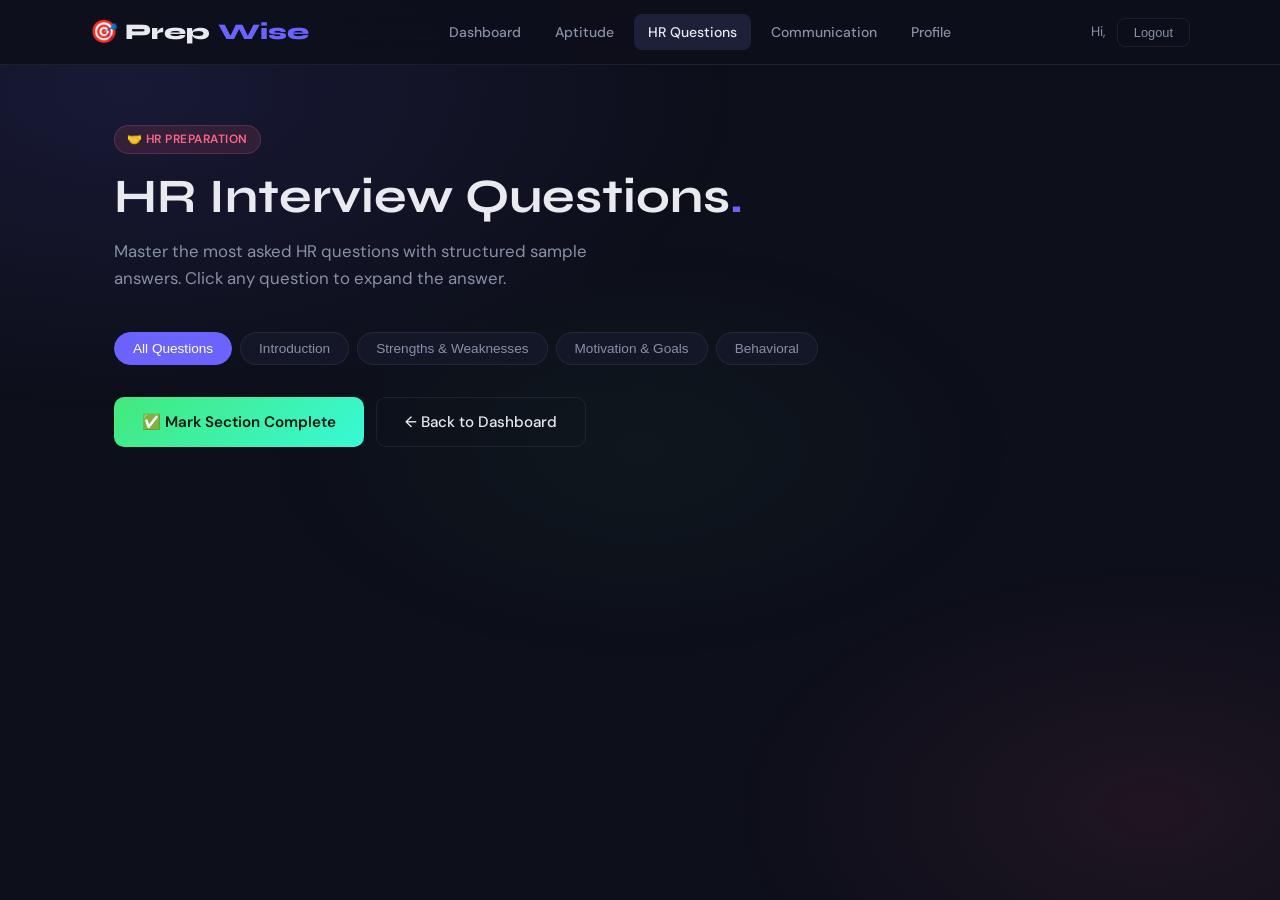
<file: hrquestions.html>
<!DOCTYPE html>
<html lang="en">
<head>
  <meta charset="UTF-8" />
  <meta name="viewport" content="width=device-width, initial-scale=1.0" />
  <title>PrepWise – HR Interview Questions</title>
  <style>
@import url('https://fonts.googleapis.com/css2?family=Syne:wght@400;600;700;800&family=DM+Sans:ital,opsz,wght@0,9..40,300;0,9..40,400;0,9..40,500;1,9..40,300&display=swap');

/* ── CSS Variables ── */
:root {
  --bg: #0d0f1a;
  --surface: #141728;
  --surface2: #1c2038;
  --border: rgba(255,255,255,0.07);
  --accent: #6c63ff;
  --accent2: #ff6584;
  --accent3: #43e97b;
  --text: #e8eaf0;
  --text-muted: #8890a6;
  --radius: 16px;
  --radius-sm: 10px;
  --shadow: 0 8px 40px rgba(0,0,0,0.4);
  --transition: 0.28s cubic-bezier(0.4, 0, 0.2, 1);
}

/* ── Reset ── */
*, *::before, *::after { box-sizing: border-box; margin: 0; padding: 0; }
html { scroll-behavior: smooth; }
body {
  font-family: 'DM Sans', sans-serif;
  background: var(--bg);
  color: var(--text);
  min-height: 100vh;
  line-height: 1.6;
  overflow-x: hidden;
}

/* ── Background mesh ── */
body::before {
  content: '';
  position: fixed;
  inset: 0;
  background:
    radial-gradient(ellipse 80% 60% at 10% 10%, rgba(108,99,255,0.12) 0%, transparent 60%),
    radial-gradient(ellipse 60% 50% at 90% 90%, rgba(255,101,132,0.08) 0%, transparent 55%),
    radial-gradient(ellipse 50% 40% at 50% 50%, rgba(67,233,123,0.04) 0%, transparent 60%);
  pointer-events: none;
  z-index: 0;
}

/* ── Typography ── */
h1, h2, h3, h4 { font-family: 'Syne', sans-serif; font-weight: 700; line-height: 1.2; }
a { color: var(--accent); text-decoration: none; }

/* ── Layout Utilities ── */
.container { max-width: 1100px; margin: 0 auto; padding: 0 24px; position: relative; z-index: 1; }
.flex { display: flex; }
.grid { display: grid; }

/* ── Navbar ── */
.navbar {
  position: sticky;
  top: 0;
  z-index: 100;
  backdrop-filter: blur(20px);
  background: rgba(13, 15, 26, 0.85);
  border-bottom: 1px solid var(--border);
  padding: 0 24px;
}
.navbar-inner {
  max-width: 1100px;
  margin: 0 auto;
  display: flex;
  align-items: center;
  justify-content: space-between;
  height: 64px;
}
.logo {
  font-family: 'Syne', sans-serif;
  font-size: 1.4rem;
  font-weight: 800;
  color: var(--text);
  display: flex;
  align-items: center;
  gap: 8px;
}
.logo span { color: var(--accent); }
.nav-links { display: flex; gap: 6px; align-items: center; }
.nav-links a {
  color: var(--text-muted);
  font-size: 0.875rem;
  font-weight: 500;
  padding: 7px 14px;
  border-radius: 8px;
  transition: all var(--transition);
}
.nav-links a:hover, .nav-links a.active {
  color: var(--text);
  background: var(--surface2);
}
.nav-user {
  display: flex;
  align-items: center;
  gap: 12px;
}
.nav-user span {
  font-size: 0.85rem;
  color: var(--text-muted);
}
.btn-logout {
  padding: 6px 16px;
  background: transparent;
  border: 1px solid var(--border);
  border-radius: 8px;
  color: var(--text-muted);
  font-size: 0.8rem;
  cursor: pointer;
  transition: all var(--transition);
}
.btn-logout:hover { background: var(--surface2); color: var(--text); }

/* ── Buttons ── */
.btn {
  display: inline-flex;
  align-items: center;
  gap: 8px;
  padding: 12px 28px;
  border-radius: var(--radius-sm);
  font-family: 'DM Sans', sans-serif;
  font-size: 0.95rem;
  font-weight: 500;
  cursor: pointer;
  border: none;
  transition: all var(--transition);
  position: relative;
  overflow: hidden;
}
.btn-primary {
  background: var(--accent);
  color: #fff;
  box-shadow: 0 4px 24px rgba(108,99,255,0.35);
}
.btn-primary:hover {
  background: #7b74ff;
  transform: translateY(-2px);
  box-shadow: 0 8px 32px rgba(108,99,255,0.5);
}
.btn-outline {
  background: transparent;
  border: 1px solid var(--border);
  color: var(--text);
}
.btn-outline:hover { background: var(--surface2); border-color: rgba(255,255,255,0.15); }
.btn-sm { padding: 8px 18px; font-size: 0.85rem; }
.btn-success {
  background: linear-gradient(135deg, #43e97b, #38f9d7);
  color: #0a1a12;
  font-weight: 600;
}
.btn-success:hover { transform: translateY(-2px); box-shadow: 0 8px 24px rgba(67,233,123,0.35); }

/* ── Cards ── */
.card {
  background: var(--surface);
  border: 1px solid var(--border);
  border-radius: var(--radius);
  padding: 28px;
  transition: all var(--transition);
}
.card:hover {
  border-color: rgba(108,99,255,0.25);
  transform: translateY(-3px);
  box-shadow: var(--shadow);
}

/* ── Section Titles ── */
.section-title {
  font-size: clamp(1.6rem, 4vw, 2.2rem);
  margin-bottom: 8px;
}
.section-subtitle {
  color: var(--text-muted);
  margin-bottom: 40px;
  font-size: 1rem;
}
.accent-dot { color: var(--accent); }

/* ── Pill/Badge ── */
.badge {
  display: inline-block;
  padding: 4px 12px;
  border-radius: 100px;
  font-size: 0.75rem;
  font-weight: 600;
  letter-spacing: 0.04em;
  text-transform: uppercase;
}
.badge-purple { background: rgba(108,99,255,0.15); color: var(--accent); border: 1px solid rgba(108,99,255,0.2); }
.badge-green  { background: rgba(67,233,123,0.12); color: #43e97b; border: 1px solid rgba(67,233,123,0.2); }
.badge-pink   { background: rgba(255,101,132,0.12); color: var(--accent2); border: 1px solid rgba(255,101,132,0.2); }

/* ── Progress Bar ── */
.progress-wrap {
  background: var(--surface2);
  border-radius: 100px;
  height: 8px;
  overflow: hidden;
}
.progress-bar {
  height: 100%;
  border-radius: 100px;
  background: linear-gradient(90deg, var(--accent), #a78bfa);
  transition: width 0.6s cubic-bezier(0.4, 0, 0.2, 1);
}

/* ── Toast ── */
#toast {
  position: fixed;
  bottom: 30px;
  right: 30px;
  background: var(--surface2);
  border: 1px solid var(--border);
  border-left: 3px solid var(--accent3);
  color: var(--text);
  padding: 14px 22px;
  border-radius: var(--radius-sm);
  font-size: 0.875rem;
  z-index: 9999;
  opacity: 0;
  transform: translateY(12px);
  transition: all 0.3s ease;
  pointer-events: none;
}
#toast.show { opacity: 1; transform: translateY(0); }

/* ── Page Hero ── */
.page-hero {
  padding: 60px 0 40px;
  position: relative;
  z-index: 1;
}
.page-hero h1 { font-size: clamp(2rem, 5vw, 3rem); margin-bottom: 12px; }
.page-hero p  { color: var(--text-muted); font-size: 1.05rem; max-width: 540px; }

/* ── Form styles (login) ── */
.form-group { margin-bottom: 20px; }
.form-group label {
  display: block;
  margin-bottom: 8px;
  font-size: 0.875rem;
  font-weight: 500;
  color: var(--text-muted);
  letter-spacing: 0.02em;
}
.form-group input {
  width: 100%;
  padding: 13px 16px;
  background: var(--surface2);
  border: 1px solid var(--border);
  border-radius: var(--radius-sm);
  color: var(--text);
  font-family: 'DM Sans', sans-serif;
  font-size: 0.95rem;
  outline: none;
  transition: border-color var(--transition);
}
.form-group input:focus { border-color: var(--accent); box-shadow: 0 0 0 3px rgba(108,99,255,0.12); }
.form-group input::placeholder { color: var(--text-muted); }
.error-msg { color: var(--accent2); font-size: 0.8rem; margin-top: 6px; display: none; }

/* ── Answer reveal ── */
.answer-box {
  display: none;
  margin-top: 12px;
  padding: 14px 18px;
  background: rgba(67,233,123,0.06);
  border: 1px solid rgba(67,233,123,0.18);
  border-radius: var(--radius-sm);
  color: var(--text);
  font-size: 0.9rem;
  line-height: 1.6;
}
.answer-box.visible { display: block; animation: fadeIn 0.3s ease; }

/* ── Option buttons (MCQ) ── */
.options { display: flex; flex-direction: column; gap: 8px; margin: 14px 0; }
.option-btn {
  padding: 10px 16px;
  background: var(--surface2);
  border: 1px solid var(--border);
  border-radius: var(--radius-sm);
  color: var(--text);
  font-size: 0.9rem;
  cursor: pointer;
  text-align: left;
  transition: all var(--transition);
}
.option-btn:hover { border-color: rgba(108,99,255,0.4); background: rgba(108,99,255,0.08); }
.option-btn.correct { border-color: var(--accent3); background: rgba(67,233,123,0.1); color: #43e97b; }
.option-btn.wrong   { border-color: var(--accent2); background: rgba(255,101,132,0.1); color: var(--accent2); }

/* ── Tip cards ── */
.tip-card {
  background: var(--surface);
  border: 1px solid var(--border);
  border-radius: var(--radius);
  padding: 22px 24px;
  display: flex;
  gap: 16px;
  align-items: flex-start;
  transition: all var(--transition);
}
.tip-card:hover { border-color: rgba(108,99,255,0.2); transform: translateX(4px); }
.tip-icon {
  width: 42px; height: 42px;
  border-radius: 10px;
  display: flex; align-items: center; justify-content: center;
  font-size: 1.2rem;
  flex-shrink: 0;
}

/* ── HR accordion ── */
.hr-item {
  background: var(--surface);
  border: 1px solid var(--border);
  border-radius: var(--radius);
  margin-bottom: 12px;
  overflow: hidden;
  transition: all var(--transition);
}
.hr-item:hover { border-color: rgba(108,99,255,0.2); }
.hr-question {
  padding: 20px 24px;
  display: flex;
  justify-content: space-between;
  align-items: center;
  cursor: pointer;
  font-weight: 500;
  font-size: 1rem;
  gap: 16px;
}
.hr-question .chevron {
  font-size: 0.8rem;
  color: var(--text-muted);
  transition: transform var(--transition);
  flex-shrink: 0;
}
.hr-item.open .chevron { transform: rotate(180deg); }
.hr-answer {
  max-height: 0;
  overflow: hidden;
  transition: max-height 0.4s cubic-bezier(0.4, 0, 0.2, 1);
}
.hr-item.open .hr-answer { max-height: 500px; }
.hr-answer-inner {
  padding: 0 24px 20px;
  color: var(--text-muted);
  font-size: 0.93rem;
  line-height: 1.75;
  border-top: 1px solid var(--border);
  padding-top: 16px;
}
.hr-answer-inner strong { color: var(--text); }

/* ── Animations ── */
@keyframes fadeIn { from { opacity: 0; transform: translateY(6px); } to { opacity: 1; transform: translateY(0); } }
@keyframes slideUp { from { opacity: 0; transform: translateY(30px); } to { opacity: 1; transform: translateY(0); } }
.animate-up { animation: slideUp 0.5s ease forwards; }
.delay-1 { animation-delay: 0.1s; opacity: 0; }
.delay-2 { animation-delay: 0.2s; opacity: 0; }
.delay-3 { animation-delay: 0.3s; opacity: 0; }
.delay-4 { animation-delay: 0.4s; opacity: 0; }

/* ── Responsive ── */
@media (max-width: 768px) {
  .nav-links { display: none; }
  .page-hero { padding: 40px 0 24px; }
}

</style>
  <style>
    .category-tab-row {
      display: flex; gap: 8px; flex-wrap: wrap; margin-bottom: 32px;
    }
    .cat-tab {
      padding: 8px 18px;
      border-radius: 100px;
      border: 1px solid var(--border);
      background: var(--surface);
      color: var(--text-muted);
      font-size: 0.85rem;
      cursor: pointer;
      transition: all var(--transition);
    }
    .cat-tab.active, .cat-tab:hover {
      background: var(--accent);
      color: #fff;
      border-color: var(--accent);
    }
    .tag-pill {
      display: inline-block;
      padding: 3px 10px;
      border-radius: 100px;
      font-size: 0.7rem;
      font-weight: 600;
      text-transform: uppercase;
      letter-spacing: 0.04em;
      margin-bottom: 10px;
    }
    .tag-intro { background: rgba(108,99,255,0.12); color: var(--accent); }
    .tag-strength { background: rgba(67,233,123,0.1); color: #43e97b; }
    .tag-weakness { background: rgba(255,196,57,0.1); color: #ffc439; }
    .tag-motivation { background: rgba(255,101,132,0.1); color: var(--accent2); }
    .tag-behavioral { background: rgba(99,179,237,0.12); color: #63b3ed; }
    .tip-inline {
      font-size: 0.78rem;
      color: var(--text-muted);
      margin-top: 12px;
      padding: 10px 14px;
      background: rgba(255,255,255,0.03);
      border-left: 3px solid var(--accent);
      border-radius: 0 8px 8px 0;
    }
    .tip-inline strong { color: var(--accent); }
  </style>
</head>
<body>
  <nav class="navbar">
    <div class="navbar-inner">
      <div class="logo">🎯 Prep<span>Wise</span></div>
      <div class="nav-links">
        <a href="index.html">Dashboard</a>
        <a href="aptitude.html">Aptitude</a>
        <a href="hrquestions.html" class="active">HR Questions</a>
        <a href="communication.html">Communication</a>
        <a href="profile.html">Profile</a>
      </div>
      <div class="nav-user">
        <span>Hi, <span id="nav-user-name"></span></span>
        <button class="btn-logout" id="btn-logout">Logout</button>
      </div>
    </div>
  </nav>

  <main class="container">
    <div class="page-hero animate-up">
      <span class="badge badge-pink" style="margin-bottom:14px;">🤝 HR Preparation</span>
      <h1>HR Interview Questions<span class="accent-dot">.</span></h1>
      <p>Master the most asked HR questions with structured sample answers. Click any question to expand the answer.</p>
    </div>

    <div class="category-tab-row animate-up delay-1">
      <button class="cat-tab active" onclick="filterCat('all', this)">All Questions</button>
      <button class="cat-tab" onclick="filterCat('intro', this)">Introduction</button>
      <button class="cat-tab" onclick="filterCat('strength', this)">Strengths & Weaknesses</button>
      <button class="cat-tab" onclick="filterCat('motivation', this)">Motivation & Goals</button>
      <button class="cat-tab" onclick="filterCat('behavioral', this)">Behavioral</button>
    </div>

    <div id="hr-list"></div>

    <div style="margin: 32px 0 80px; display:flex; gap:12px; flex-wrap:wrap;">
      <button class="btn btn-success" onclick="markDone()">✅ Mark Section Complete</button>
      <a href="index.html" class="btn btn-outline">← Back to Dashboard</a>
    </div>
  </main>

  <div id="toast"></div>
  <script>
/* ── Auth helpers ── */
function getSession(){ return localStorage.getItem('pw_remember')||sessionStorage.getItem('pw_session')||''; }
function getUserName(){
  const email=getSession(); if(!email) return 'Friend';
  const users=JSON.parse(localStorage.getItem('pw_users')||'{}');
  const u=users[email]; if(u&&u.name) return u.name.split(' ')[0];
  return email.split('@')[0].replace(/./,c=>c.toUpperCase());
}
function requireAuth(){ if(!getSession()) window.location.href='register.html?tab=login'; }
function logout(){ sessionStorage.removeItem('pw_session'); localStorage.removeItem('pw_remember'); window.location.href='register.html?tab=login'; }
function showToast(m){const t=document.getElementById('toast');t.textContent=m;t.classList.add('show');setTimeout(()=>t.classList.remove('show'),2800);}
function initNav(){
  const u=document.getElementById('nav-user-name'); if(u) u.textContent=getUserName();
  document.querySelectorAll('.nav-links a').forEach(a=>{ if(location.href.endsWith(a.getAttribute('href'))) a.classList.add('active'); });
  const lb=document.getElementById('btn-logout'); if(lb) lb.addEventListener('click',logout);
}
function getProgress(){ return JSON.parse(localStorage.getItem('pw_progress')||'{}'); }
function markSection(s){ const p=getProgress(); p[s]=true; localStorage.setItem('pw_progress',JSON.stringify(p)); }
function getProgressPct(){ const p=getProgress(); return Math.round(Object.keys(p).filter(k=>p[k]).length/3*100); }
function resetProgress(){ localStorage.removeItem('pw_progress'); }
function renderProgressBars(){
  const pct=getProgressPct();
  document.querySelectorAll('.progress-bar').forEach(b=>b.style.width=pct+'%');
  document.querySelectorAll('.progress-pct').forEach(e=>e.textContent=pct+'%');
  document.querySelectorAll('.progress-label').forEach(e=>{ const d=Object.values(getProgress()).filter(Boolean).length; e.textContent=d+' / 3 sections completed'; });
}
document.addEventListener('DOMContentLoaded',()=>{ initNav(); renderProgressBars(); });

  const logoutBtn = document.getElementById('btn-logout');
  if (logoutBtn) logoutBtn.addEventListener('click', logout);
}

// ── Update progress bars wherever shown ──────────────────────
function renderProgressBars() {
  const pct = getProgressPct();
  document.querySelectorAll('.progress-bar').forEach(bar => {
    bar.style.width = pct + '%';
  });
  document.querySelectorAll('.progress-pct').forEach(el => {
    el.textContent = pct + '%';
  });
  document.querySelectorAll('.progress-label').forEach(el => {
    const done = Object.keys(getProgress()).filter(k => getProgress()[k]).length;
    el.textContent = `${done} / ${SECTIONS.length} sections completed`;
  });
}

// ── Run on DOMContentLoaded ───────────────────────────────────
document.addEventListener('DOMContentLoaded', () => {
  initNav();
  renderProgressBars();
});

</script>
  <script>
    requireAuth();

    const hrQuestions = [
      {
        cat: 'intro',
        tag: 'intro',
        q: "Tell me about yourself.",
        sample: `<strong>Sample Answer:</strong> "I'm a Computer Science graduate with a passion for software development. During my studies, I worked on several real-world projects including a web application for college event management. I'm a quick learner who enjoys problem-solving and I thrive in collaborative team environments. I'm excited about this opportunity because it aligns perfectly with my skills and career goals."`,
        tip: "<strong>Tip:</strong> Structure with Past → Present → Future. Keep it under 2 minutes. Focus on professional highlights, not your life story."
      },
      {
        cat: 'intro',
        tag: 'intro',
        q: "Why do you want to join this company?",
        sample: `<strong>Sample Answer:</strong> "I've researched your company and I'm genuinely impressed by your focus on innovation and your commitment to employee growth. The role aligns with my technical skills, and I admire the company culture based on what I've read. I believe this is a place where I can contribute meaningfully and grow professionally."`,
        tip: "<strong>Tip:</strong> Research the company before the interview. Mention specific products, values, or achievements that genuinely appeal to you."
      },
      {
        cat: 'strength',
        tag: 'strength',
        q: "What are your greatest strengths?",
        sample: `<strong>Sample Answer:</strong> "One of my greatest strengths is my ability to pick up new technologies quickly. For example, I learned React.js in three weeks and built a functional project using it. I'm also highly organized and reliable — I consistently meet deadlines and communicate proactively when challenges arise."`,
        tip: "<strong>Tip:</strong> Choose 2–3 strengths relevant to the job. Always back them with a specific example using the STAR method."
      },
      {
        cat: 'strength',
        tag: 'weakness',
        q: "What is your greatest weakness?",
        sample: `<strong>Sample Answer:</strong> "I used to struggle with public speaking — I'd get nervous presenting to groups. Recognizing this, I joined my college debate club and took an online communication course. Over time I've become much more comfortable presenting and now actually enjoy it. I still keep practising to improve further."`,
        tip: "<strong>Tip:</strong> Always pick a real weakness, not a fake one like 'I work too hard.' Show that you're actively working to improve it."
      },
      {
        cat: 'motivation',
        tag: 'motivation',
        q: "Where do you see yourself in 5 years?",
        sample: `<strong>Sample Answer:</strong> "In 5 years I see myself as a senior developer or team lead, contributing to impactful projects. I plan to deepen my expertise in cloud technologies and system design. I want to grow within a company where I can take on more responsibilities while continuing to deliver results."`,
        tip: "<strong>Tip:</strong> Show ambition but keep it realistic. Align your long-term goals with what the company can offer."
      },
      {
        cat: 'motivation',
        tag: 'motivation',
        q: "Why should we hire you?",
        sample: `<strong>Sample Answer:</strong> "You should hire me because I bring a unique combination of technical skill, a strong work ethic, and a genuine passion for this field. I've already proven through my projects that I can build real solutions independently. I adapt quickly, I communicate clearly, and I'm committed to delivering quality work. I'm confident I'll add value to your team from day one."`,
        tip: "<strong>Tip:</strong> This is your personal sales pitch. Be confident, specific, and connect your skills directly to what the role requires."
      },
      {
        cat: 'behavioral',
        tag: 'behavioral',
        q: "Tell me about a time you worked in a team.",
        sample: `<strong>Sample Answer:</strong> "During a college hackathon, I was part of a 4-person team. We had to build a working prototype in 24 hours. I took on the backend development role and coordinated with the frontend developer to ensure our APIs matched the design. We divided tasks based on strengths, communicated constantly, and delivered a working product on time — winning 2nd place."`,
        tip: "<strong>Tip:</strong> Use the STAR format: Situation, Task, Action, Result. Focus on your specific contribution within the team."
      },
      {
        cat: 'behavioral',
        tag: 'behavioral',
        q: "Describe a challenge you faced and how you overcame it.",
        sample: `<strong>Sample Answer:</strong> "During my final year project, I ran into a critical bug two days before the submission deadline that caused data corruption. I stayed calm, broke the problem into smaller pieces, and spent the night systematically debugging each component. I found the issue — an off-by-one error in my data processing function — fixed it, re-tested everything, and submitted on time with a clean demo."`,
        tip: "<strong>Tip:</strong> Employers want to see problem-solving and resilience. Choose a real challenge where you played an active role in the solution."
      },
      {
        cat: 'behavioral',
        tag: 'behavioral',
        q: "How do you handle pressure or stress?",
        sample: `<strong>Sample Answer:</strong> "I handle pressure by breaking large tasks into smaller manageable steps and prioritizing them. I maintain a daily task list and set mini-deadlines to avoid last-minute rushes. When things get intense, I take short breaks to clear my head. I've found this approach keeps me productive and focused even under tight deadlines."`,
        tip: "<strong>Tip:</strong> Give a concrete example of a stressful situation you navigated well. Avoid saying stress doesn't affect you — everyone gets stressed."
      },
      {
        cat: 'intro',
        tag: 'intro',
        q: "Do you have any questions for us?",
        sample: `<strong>Sample Answers:</strong><br>
          • "What does success look like for someone in this role in the first 90 days?"<br>
          • "What are the biggest challenges the team is currently facing?"<br>
          • "How does the company support continuous learning and career growth?"<br>
          • "What does the onboarding process look like?"`,
        tip: "<strong>Tip:</strong> Always prepare 2–3 thoughtful questions. Never say 'No, I think you've covered everything.' This shows genuine interest and preparation."
      }
    ];

    let currentCat = 'all';
    let openItems = new Set();

    const tagClass = { intro: 'tag-intro', strength: 'tag-strength', weakness: 'tag-weakness', motivation: 'tag-motivation', behavioral: 'tag-behavioral' };
    const tagLabel = { intro: 'Introduction', strength: 'Strength', weakness: 'Weakness', motivation: 'Motivation', behavioral: 'Behavioral' };

    function renderHR() {
      const filtered = currentCat === 'all' ? hrQuestions : hrQuestions.filter(h => h.cat === currentCat);
      const list = document.getElementById('hr-list');
      list.innerHTML = filtered.map((h, i) => {
        const globalIdx = hrQuestions.indexOf(h);
        const isOpen = openItems.has(globalIdx);
        return `
        <div class="hr-item ${isOpen ? 'open' : ''} animate-up" id="hri-${globalIdx}">
          <div class="hr-question" onclick="toggleItem(${globalIdx})">
            <div>
              <span class="tag-pill ${tagClass[h.tag]}">${tagLabel[h.tag]}</span><br/>
              ${h.q}
            </div>
            <span class="chevron">▼</span>
          </div>
          <div class="hr-answer">
            <div class="hr-answer-inner">
              <p style="margin-bottom:12px;">${h.sample}</p>
              <div class="tip-inline">${h.tip}</div>
            </div>
          </div>
        </div>`;
      }).join('');
    }

    function toggleItem(idx) {
      if (openItems.has(idx)) openItems.delete(idx);
      else openItems.add(idx);
      renderHR();
    }

    function filterCat(cat, btn) {
      currentCat = cat;
      document.querySelectorAll('.cat-tab').forEach(b => b.classList.remove('active'));
      btn.classList.add('active');
      renderHR();
    }

    function markDone() {
      markSection('hr');
      renderProgressBars();
      showToast('HR Questions section marked complete! 🎉');
    }

    renderHR();
  </script>
</body>
</html>
</file>
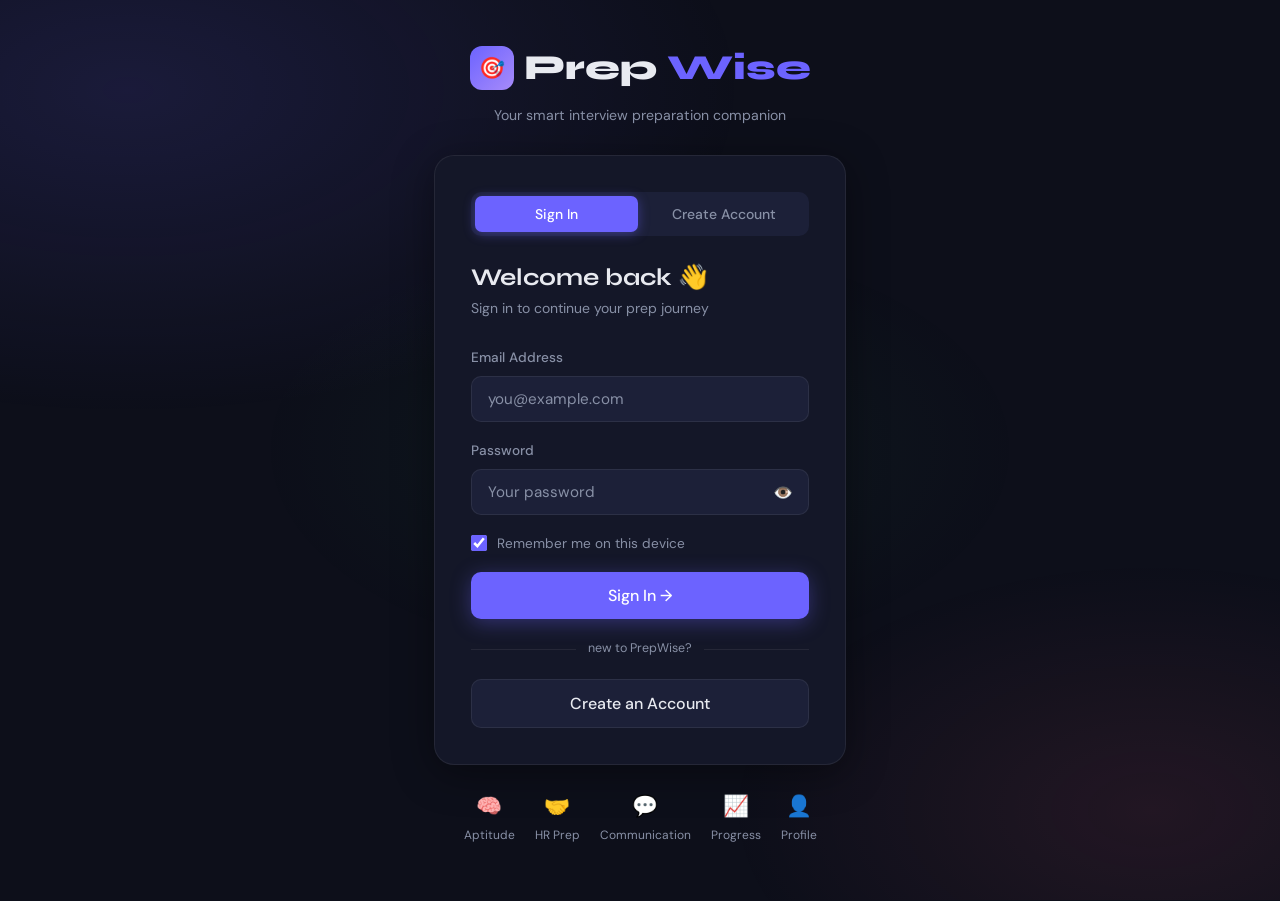
<file: login.html>
<!DOCTYPE html>
<html lang="en">
<head>
  <meta charset="UTF-8"/>
  <meta name="viewport" content="width=device-width,initial-scale=1.0"/>
  <title>PrepWise – Login</title>
  <script>
    // login.html just redirects to register.html with login tab active
    window.location.replace('register.html?tab=login');
  </script>
</head>
<body></body>
</html>
</file>
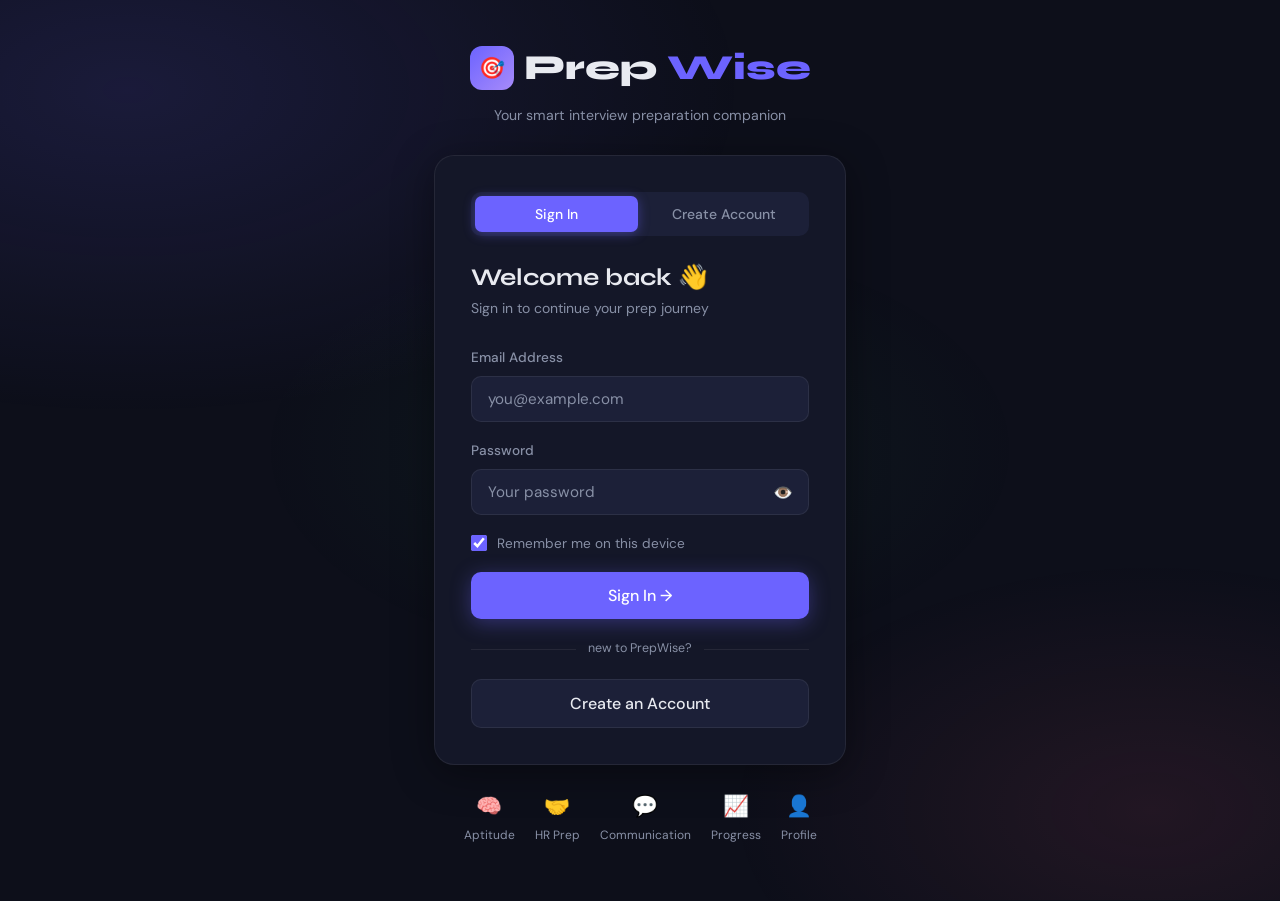
<file: profile.html>
<!DOCTYPE html>
<html lang="en">
<head>
  <meta charset="UTF-8"/>
  <meta name="viewport" content="width=device-width,initial-scale=1.0"/>
  <title>PrepWise – My Profile</title>
  <style>
@import url('https://fonts.googleapis.com/css2?family=Syne:wght@400;600;700;800&family=DM+Sans:ital,opsz,wght@0,9..40,300;0,9..40,400;0,9..40,500;1,9..40,300&display=swap');
:root{--bg:#0d0f1a;--surface:#141728;--surface2:#1c2038;--border:rgba(255,255,255,0.07);--accent:#6c63ff;--accent2:#ff6584;--accent3:#43e97b;--text:#e8eaf0;--text-muted:#8890a6;--radius:16px;--radius-sm:10px;--shadow:0 8px 40px rgba(0,0,0,0.4);--transition:0.28s cubic-bezier(0.4,0,0.2,1);}
*,*::before,*::after{box-sizing:border-box;margin:0;padding:0;}
html{scroll-behavior:smooth;}
body{font-family:'DM Sans',sans-serif;background:var(--bg);color:var(--text);min-height:100vh;line-height:1.6;overflow-x:hidden;}
body::before{content:'';position:fixed;inset:0;background:radial-gradient(ellipse 80% 60% at 10% 10%,rgba(108,99,255,.12) 0%,transparent 60%),radial-gradient(ellipse 60% 50% at 90% 90%,rgba(255,101,132,.08) 0%,transparent 55%);pointer-events:none;z-index:0;}
h1,h2,h3,h4{font-family:'Syne',sans-serif;font-weight:700;line-height:1.2;}
a{color:var(--accent);text-decoration:none;}
.container{max-width:800px;margin:0 auto;padding:0 24px;position:relative;z-index:1;}
@keyframes slideUp{from{opacity:0;transform:translateY(30px)}to{opacity:1;transform:translateY(0)}}
@keyframes fadeIn{from{opacity:0}to{opacity:1}}

/* Navbar */
.navbar{position:sticky;top:0;z-index:100;backdrop-filter:blur(20px);background:rgba(13,15,26,.85);border-bottom:1px solid var(--border);padding:0 24px;}
.navbar-inner{max-width:1100px;margin:0 auto;display:flex;align-items:center;justify-content:space-between;height:64px;}
.logo{font-family:'Syne',sans-serif;font-size:1.4rem;font-weight:800;color:var(--text);display:flex;align-items:center;gap:8px;}
.logo span{color:var(--accent);}
.nav-links{display:flex;gap:6px;align-items:center;}
.nav-links a{color:var(--text-muted);font-size:.875rem;font-weight:500;padding:7px 14px;border-radius:8px;transition:all var(--transition);}
.nav-links a:hover,.nav-links a.active{color:var(--text);background:var(--surface2);}
.nav-user{display:flex;align-items:center;gap:12px;}
.nav-user span{font-size:.85rem;color:var(--text-muted);}
.btn-logout{padding:6px 16px;background:transparent;border:1px solid var(--border);border-radius:8px;color:var(--text-muted);font-size:.8rem;cursor:pointer;transition:all var(--transition);}
.btn-logout:hover{background:var(--surface2);color:var(--text);}
@media(max-width:768px){.nav-links{display:none}}

/* Buttons */
.btn{display:inline-flex;align-items:center;gap:8px;padding:11px 24px;border-radius:var(--radius-sm);font-family:'DM Sans',sans-serif;font-size:.9rem;font-weight:500;cursor:pointer;border:none;transition:all var(--transition);}
.btn-outline{background:transparent;border:1px solid var(--border);color:var(--text);}
.btn-outline:hover{background:var(--surface2);}
.btn-danger{background:rgba(255,101,132,.12);border:1px solid rgba(255,101,132,.25);color:var(--accent2);}
.btn-danger:hover{background:rgba(255,101,132,.22);transform:translateY(-1px);}
.btn-accent{background:var(--accent);color:#fff;box-shadow:0 4px 20px rgba(108,99,255,.35);}
.btn-accent:hover{background:#7b74ff;transform:translateY(-2px);}

/* Toast */
#toast{position:fixed;bottom:30px;right:30px;background:var(--surface2);border:1px solid var(--border);border-left:3px solid var(--accent3);color:var(--text);padding:14px 22px;border-radius:var(--radius-sm);font-size:.875rem;z-index:9999;opacity:0;transform:translateY(12px);transition:all .3s ease;pointer-events:none;}
#toast.show{opacity:1;transform:translateY(0);}

/* Avatar */
.profile-hero{padding:56px 0 0;animation:slideUp .5s ease;}
.avatar-row{display:flex;align-items:center;gap:24px;margin-bottom:36px;flex-wrap:wrap;}
.avatar{width:80px;height:80px;border-radius:50%;background:linear-gradient(135deg,var(--accent),#a78bfa);display:flex;align-items:center;justify-content:center;font-family:'Syne',sans-serif;font-size:2rem;font-weight:800;color:#fff;flex-shrink:0;box-shadow:0 0 0 4px rgba(108,99,255,.2);}
.avatar-info h1{font-size:1.8rem;margin-bottom:4px;}
.avatar-info p{color:var(--text-muted);font-size:.9rem;}

/* Info card */
.info-card{background:var(--surface);border:1px solid var(--border);border-radius:var(--radius);padding:28px;margin-bottom:20px;animation:slideUp .5s ease;}
.info-card h3{font-size:1rem;margin-bottom:18px;color:var(--text-muted);text-transform:uppercase;letter-spacing:.06em;font-size:.75rem;}
.info-row{display:flex;justify-content:space-between;align-items:center;padding:13px 0;border-bottom:1px solid var(--border);gap:16px;flex-wrap:wrap;}
.info-row:last-child{border-bottom:none;padding-bottom:0;}
.info-row .lbl{font-size:.85rem;color:var(--text-muted);}
.info-row .val{font-size:.92rem;font-weight:500;}

/* Progress card */
.prog-card{background:var(--surface);border:1px solid var(--border);border-radius:var(--radius);padding:28px;margin-bottom:20px;animation:slideUp .5s ease;}
.prog-card h3{font-size:.75rem;color:var(--text-muted);text-transform:uppercase;letter-spacing:.06em;margin-bottom:18px;}
.sec-row{display:flex;align-items:center;justify-content:space-between;padding:10px 0;border-bottom:1px solid var(--border);gap:12px;}
.sec-row:last-child{border-bottom:none;}
.sec-row .sec-name{font-size:.9rem;display:flex;align-items:center;gap:8px;}
.badge-done{display:inline-block;padding:3px 10px;border-radius:100px;font-size:.7rem;font-weight:700;background:rgba(67,233,123,.12);color:#43e97b;border:1px solid rgba(67,233,123,.2);}
.badge-pend{display:inline-block;padding:3px 10px;border-radius:100px;font-size:.7rem;font-weight:700;background:rgba(255,255,255,.05);color:var(--text-muted);border:1px solid var(--border);}

/* Danger zone */
.danger-zone{background:rgba(255,101,132,.04);border:1px solid rgba(255,101,132,.18);border-radius:var(--radius);padding:28px;margin-bottom:60px;animation:slideUp .5s ease;}
.danger-zone h3{color:var(--accent2);font-size:.75rem;text-transform:uppercase;letter-spacing:.06em;margin-bottom:6px;}
.danger-zone p{color:var(--text-muted);font-size:.88rem;margin-bottom:20px;line-height:1.65;}
.danger-actions{display:flex;gap:12px;flex-wrap:wrap;}

/* Modal overlay */
.modal-overlay{position:fixed;inset:0;background:rgba(0,0,0,.7);backdrop-filter:blur(6px);z-index:200;display:none;align-items:center;justify-content:center;padding:24px;}
.modal-overlay.open{display:flex;animation:fadeIn .25s ease;}
.modal{background:var(--surface);border:1px solid var(--border);border-radius:20px;padding:36px;max-width:420px;width:100%;box-shadow:var(--shadow);animation:slideUp .3s ease;}
.modal h3{font-size:1.3rem;margin-bottom:10px;}
.modal p{color:var(--text-muted);font-size:.9rem;line-height:1.65;margin-bottom:24px;}
.modal-actions{display:flex;gap:12px;justify-content:flex-end;flex-wrap:wrap;}
.modal .warn-icon{font-size:2.5rem;margin-bottom:12px;}

/* Edit form */
.edit-group{margin-bottom:16px;}
.edit-group label{display:block;font-size:.82rem;color:var(--text-muted);margin-bottom:6px;}
.edit-group input{width:100%;padding:11px 14px;background:var(--surface2);border:1px solid var(--border);border-radius:var(--radius-sm);color:var(--text);font-family:'DM Sans',sans-serif;font-size:.93rem;outline:none;transition:border-color var(--transition);}
.edit-group input:focus{border-color:var(--accent);box-shadow:0 0 0 3px rgba(108,99,255,.12);}
  </style>
</head>
<body>

<nav class="navbar">
  <div class="navbar-inner">
    <div class="logo">🎯 Prep<span>Wise</span></div>
    <div class="nav-links">
      <a href="index.html">Dashboard</a>
      <a href="aptitude.html">Aptitude</a>
      <a href="hrquestions.html">HR Questions</a>
      <a href="communication.html">Communication</a>
      <a href="profile.html" class="active">Profile</a>
    </div>
    <div class="nav-user">
      <span>Hi, <span id="nav-user-name"></span></span>
      <button class="btn-logout" id="btn-logout">Logout</button>
    </div>
  </div>
</nav>

<main class="container">

  <!-- Hero / Avatar -->
  <div class="profile-hero">
    <div class="avatar-row">
      <div class="avatar" id="avatar-initials">?</div>
      <div class="avatar-info">
        <h1 id="profile-name">Loading…</h1>
        <p id="profile-email-display">—</p>
      </div>
    </div>
  </div>

  <!-- Account Info -->
  <div class="info-card">
    <h3>Account Information</h3>
    <div class="info-row"><span class="lbl">Full Name</span>      <span class="val" id="inf-name">—</span></div>
    <div class="info-row"><span class="lbl">Email Address</span>  <span class="val" id="inf-email">—</span></div>
    <div class="info-row"><span class="lbl">Member Since</span>   <span class="val" id="inf-joined">—</span></div>
    <div class="info-row"><span class="lbl">Account Status</span> <span class="val"><span class="badge-done">✅ Active</span></span></div>
    <div class="info-row" style="padding-top:16px;border-top:1px solid var(--border);margin-top:4px;">
      <span></span>
      <button class="btn btn-outline" onclick="openEditModal()">✏️ Edit Profile</button>
    </div>
  </div>

  <!-- Progress summary -->
  <div class="prog-card">
    <h3>Section Progress</h3>
    <div id="prog-rows">Loading…</div>
    <div style="margin-top:16px;padding-top:16px;border-top:1px solid var(--border);display:flex;align-items:center;justify-content:space-between;flex-wrap:wrap;gap:12px;">
      <span style="font-size:.85rem;color:var(--text-muted);">Quiz score (Aptitude)</span>
      <span class="val" id="quiz-score">—</span>
    </div>
  </div>

  <!-- Danger Zone -->
  <div class="danger-zone">
    <h3>⚠️ Danger Zone</h3>
    <p>These actions are permanent and cannot be undone. Your quiz progress and account data will be removed from this device.</p>
    <div class="danger-actions">
      <button class="btn btn-danger" onclick="openResetModal()">🔄 Reset All Progress</button>
      <button class="btn btn-danger" onclick="openDeleteModal()" style="background:rgba(255,101,132,.18);font-weight:600;">🗑️ Delete My Registration</button>
    </div>
  </div>

</main>

<!-- ══ EDIT MODAL ══ -->
<div class="modal-overlay" id="modal-edit">
  <div class="modal">
    <div class="warn-icon">✏️</div>
    <h3>Edit Profile</h3>
    <div class="edit-group">
      <label>Full Name</label>
      <input type="text" id="edit-name" placeholder="Your full name"/>
    </div>
    <div class="edit-group">
      <label>New Password <span style="color:var(--text-muted);font-size:.75rem;">(leave blank to keep current)</span></label>
      <input type="password" id="edit-pass" placeholder="New password (min 6 chars)"/>
    </div>
    <div class="edit-group">
      <label>Confirm New Password</label>
      <input type="password" id="edit-confirm" placeholder="Repeat new password"/>
    </div>
    <div style="color:var(--accent2);font-size:.8rem;margin-bottom:16px;display:none;" id="edit-err"></div>
    <div class="modal-actions">
      <button class="btn btn-outline" onclick="closeModal('modal-edit')">Cancel</button>
      <button class="btn btn-accent" onclick="saveEdit()">Save Changes</button>
    </div>
  </div>
</div>

<!-- ══ RESET MODAL ══ -->
<div class="modal-overlay" id="modal-reset">
  <div class="modal">
    <div class="warn-icon">🔄</div>
    <h3>Reset All Progress?</h3>
    <p>This will clear your quiz scores, completed sections, and all progress data. Your account stays intact.</p>
    <div class="modal-actions">
      <button class="btn btn-outline" onclick="closeModal('modal-reset')">Cancel</button>
      <button class="btn btn-danger" onclick="confirmReset()" style="font-weight:600;">Yes, Reset Progress</button>
    </div>
  </div>
</div>

<!-- ══ DELETE MODAL ══ -->
<div class="modal-overlay" id="modal-delete">
  <div class="modal">
    <div class="warn-icon">🗑️</div>
    <h3>Delete Your Registration?</h3>
    <p>This permanently removes your account, all progress data, and quiz history from this device. You'll need to register again to use PrepWise.</p>
    <p style="margin-top:12px;color:var(--accent2);font-size:.85rem;font-weight:500;">Type <strong>DELETE</strong> to confirm:</p>
    <div class="edit-group" style="margin-top:10px;">
      <input type="text" id="delete-confirm-input" placeholder="Type DELETE here" style="border-color:rgba(255,101,132,.3);"/>
    </div>
    <div class="modal-actions">
      <button class="btn btn-outline" onclick="closeModal('modal-delete')">Cancel</button>
      <button class="btn btn-danger" onclick="confirmDelete()" style="font-weight:600;background:var(--accent2);color:#fff;border:none;">Delete My Account</button>
    </div>
  </div>
</div>

<div id="toast"></div>

<script>
/* ── Session helpers ── */
function getSession(){
  return localStorage.getItem('pw_remember') || sessionStorage.getItem('pw_session') || '';
}
function requireAuth(){
  if(!getSession()) window.location.href='register.html?tab=login';
}
function logout(){
  sessionStorage.removeItem('pw_session');
  localStorage.removeItem('pw_remember');
  window.location.href='register.html?tab=login';
}
function getUsers(){ return JSON.parse(localStorage.getItem('pw_users')||'{}'); }
function saveUsers(u){ localStorage.setItem('pw_users',JSON.stringify(u)); }
function hashPw(pw){ let h=0; for(let i=0;i<pw.length;i++) h=((h<<5)-h)+pw.charCodeAt(i),h|=0; return h.toString(36); }
function showToast(m,type='ok'){
  const t=document.getElementById('toast');
  t.style.borderLeftColor=type==='ok'?'#43e97b':'#ff6584';
  t.textContent=m; t.classList.add('show');
  setTimeout(()=>t.classList.remove('show'),3000);
}

requireAuth();
const email = getSession();

/* ── Navbar ── */
document.addEventListener('DOMContentLoaded',()=>{
  const users=getUsers();
  const user=users[email]||{};
  const name=user.name||email.split('@')[0];
  const initial=name[0].toUpperCase();

  document.getElementById('nav-user-name').textContent=name;
  document.getElementById('btn-logout').onclick=logout;

  // Avatar
  document.getElementById('avatar-initials').textContent=initial;
  document.getElementById('profile-name').textContent=name;
  document.getElementById('profile-email-display').textContent=email;

  // Info rows
  document.getElementById('inf-name').textContent=name;
  document.getElementById('inf-email').textContent=email;
  document.getElementById('inf-joined').textContent=user.joinedAt
    ? new Date(user.joinedAt).toLocaleDateString('en-IN',{year:'numeric',month:'long',day:'numeric'})
    : 'Unknown';

  // Progress
  renderProgress();

  // Quiz score
  const qs=JSON.parse(localStorage.getItem('pw_apt')||'{}');
  const cor=qs.cor||0, att=qs.att||0;
  document.getElementById('quiz-score').textContent=att>0?`${cor}/10 (${Math.round(cor/10*100)}%)`:'Not attempted yet';
});

function renderProgress(){
  const p=JSON.parse(localStorage.getItem('pw_progress')||'{}');
  const sections=[
    {key:'aptitude',      label:'Aptitude Questions', icon:'🧠'},
    {key:'hr',            label:'HR Interview Questions', icon:'🤝'},
    {key:'communication', label:'Communication Tips', icon:'💬'},
  ];
  document.getElementById('prog-rows').innerHTML=sections.map(s=>`
    <div class="sec-row">
      <span class="sec-name">${s.icon} ${s.label}</span>
      ${p[s.key]
        ? '<span class="badge-done">✅ Completed</span>'
        : '<span class="badge-pend">⭕ Pending</span>'}
    </div>`).join('');
}

/* ── Edit modal ── */
function openEditModal(){
  const users=getUsers(); const u=users[email]||{};
  document.getElementById('edit-name').value=u.name||'';
  document.getElementById('edit-pass').value='';
  document.getElementById('edit-confirm').value='';
  document.getElementById('edit-err').style.display='none';
  openModal('modal-edit');
}
function saveEdit(){
  const newName=document.getElementById('edit-name').value.trim();
  const newPass=document.getElementById('edit-pass').value;
  const newConf=document.getElementById('edit-confirm').value;
  const errEl=document.getElementById('edit-err');
  errEl.style.display='none';

  if(!newName){ errEl.textContent='Name cannot be empty.'; errEl.style.display='block'; return; }
  if(newPass && newPass.length<6){ errEl.textContent='Password must be at least 6 characters.'; errEl.style.display='block'; return; }
  if(newPass && newPass!==newConf){ errEl.textContent='Passwords do not match.'; errEl.style.display='block'; return; }

  const users=getUsers();
  users[email].name=newName;
  if(newPass) users[email].passwordHash=hashPw(newPass);
  saveUsers(users);

  closeModal('modal-edit');
  showToast('Profile updated successfully! ✅');
  setTimeout(()=>location.reload(),800);
}

/* ── Reset modal ── */
function openResetModal(){ openModal('modal-reset'); }
function confirmReset(){
  localStorage.removeItem('pw_progress');
  localStorage.removeItem('pw_apt');
  closeModal('modal-reset');
  showToast('All progress has been reset. 🔄');
  setTimeout(()=>renderProgress(),500);
  document.getElementById('quiz-score').textContent='Not attempted yet';
}

/* ── Delete modal ── */
function openDeleteModal(){
  document.getElementById('delete-confirm-input').value='';
  openModal('modal-delete');
}
function confirmDelete(){
  const val=document.getElementById('delete-confirm-input').value.trim();
  if(val!=='DELETE'){
    showToast('Please type DELETE exactly to confirm.','err');
    return;
  }
  // Remove user account
  const users=getUsers();
  delete users[email];
  saveUsers(users);

  // Clear all related data
  localStorage.removeItem('pw_progress');
  localStorage.removeItem('pw_apt');
  localStorage.removeItem('pw_remember');
  sessionStorage.removeItem('pw_session');

  closeModal('modal-delete');
  showToast('Account deleted. Redirecting…','err');
  setTimeout(()=>window.location.href='register.html',1500);
}

/* ── Modal helpers ── */
function openModal(id){ document.getElementById(id).classList.add('open'); }
function closeModal(id){ document.getElementById(id).classList.remove('open'); }
// Close on backdrop click
document.querySelectorAll('.modal-overlay').forEach(o=>{
  o.addEventListener('click',e=>{ if(e.target===o) o.classList.remove('open'); });
});
</script>
</body>
</html>
</file>
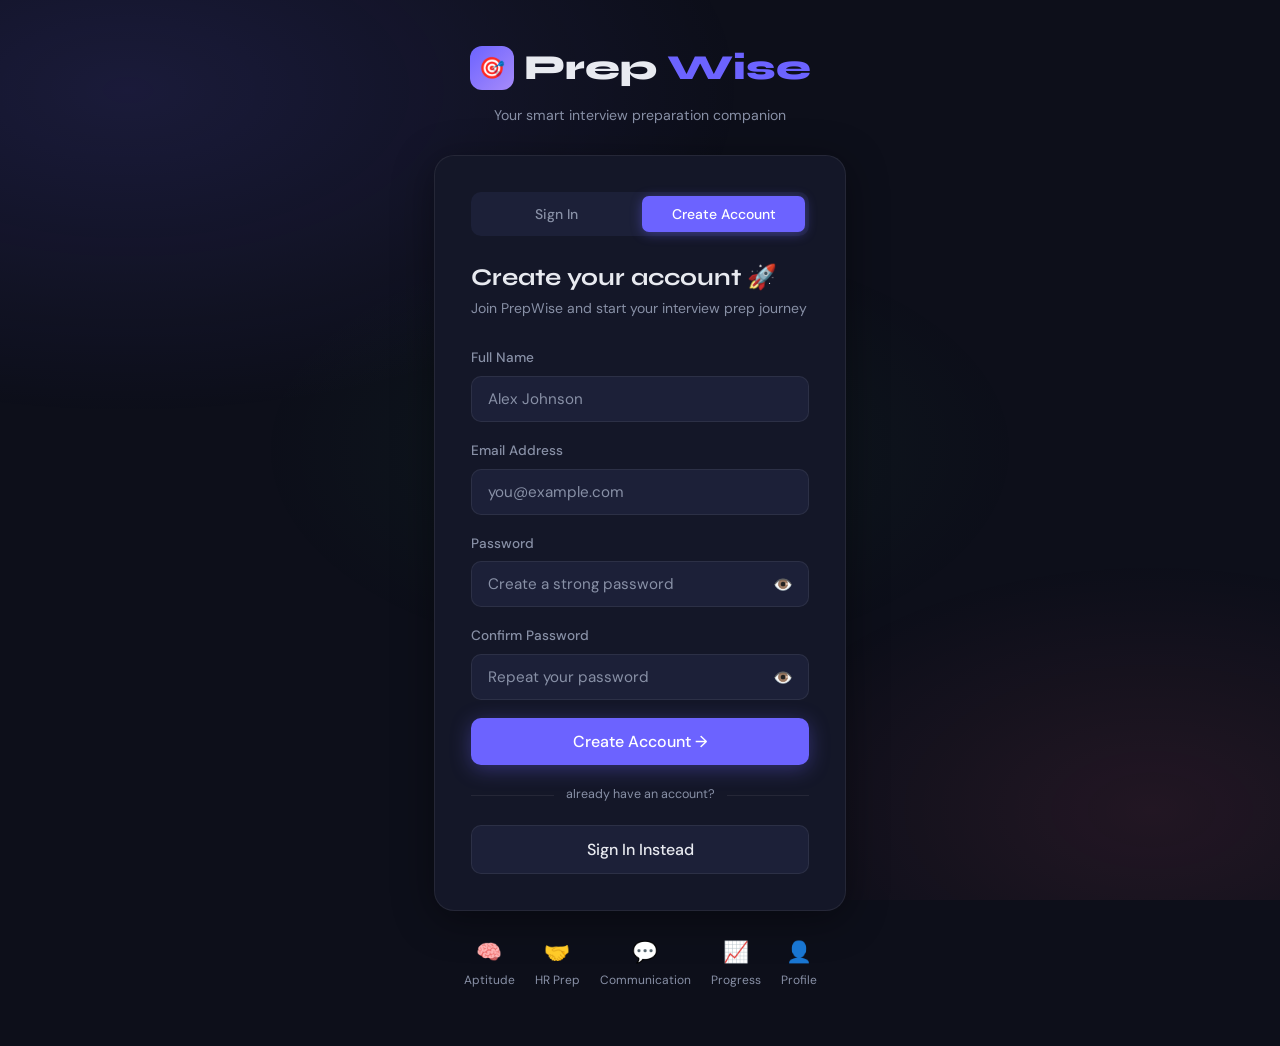
<file: register.html>
<!DOCTYPE html>
<html lang="en">
<head>
  <meta charset="UTF-8"/>
  <meta name="viewport" content="width=device-width,initial-scale=1.0"/>
  <title>PrepWise – Create Account</title>
  <style>
@import url('https://fonts.googleapis.com/css2?family=Syne:wght@400;600;700;800&family=DM+Sans:ital,opsz,wght@0,9..40,300;0,9..40,400;0,9..40,500;1,9..40,300&display=swap');
:root{--bg:#0d0f1a;--surface:#141728;--surface2:#1c2038;--border:rgba(255,255,255,0.07);--accent:#6c63ff;--accent2:#ff6584;--accent3:#43e97b;--text:#e8eaf0;--text-muted:#8890a6;--radius:16px;--radius-sm:10px;--shadow:0 8px 40px rgba(0,0,0,0.4);--transition:0.28s cubic-bezier(0.4,0,0.2,1);}
*,*::before,*::after{box-sizing:border-box;margin:0;padding:0;}
html{scroll-behavior:smooth;}
body{font-family:'DM Sans',sans-serif;background:var(--bg);color:var(--text);min-height:100vh;line-height:1.6;overflow-x:hidden;display:flex;align-items:center;justify-content:center;padding:24px 0;}
body::before{content:'';position:fixed;inset:0;background:radial-gradient(ellipse 80% 60% at 10% 10%,rgba(108,99,255,.14) 0%,transparent 60%),radial-gradient(ellipse 60% 50% at 90% 90%,rgba(255,101,132,.09) 0%,transparent 55%),radial-gradient(ellipse 50% 40% at 50% 50%,rgba(67,233,123,.05) 0%,transparent 60%);pointer-events:none;z-index:0;}
h1,h2,h3,h4{font-family:'Syne',sans-serif;font-weight:700;line-height:1.2;}
a{color:var(--accent);text-decoration:none;}
@keyframes slideUp{from{opacity:0;transform:translateY(30px)}to{opacity:1;transform:translateY(0)}}
@keyframes fadeIn{from{opacity:0}to{opacity:1}}

.wrapper{position:relative;z-index:1;width:100%;max-width:460px;padding:16px 24px 32px;animation:slideUp .5s ease;}

/* Brand */
.brand{text-align:center;margin-bottom:28px;}
.brand-logo{font-family:'Syne',sans-serif;font-size:2.2rem;font-weight:800;display:inline-flex;align-items:center;gap:10px;}
.brand-icon{width:44px;height:44px;background:linear-gradient(135deg,var(--accent),#a78bfa);border-radius:12px;display:inline-flex;align-items:center;justify-content:center;font-size:1.3rem;}
.brand p{color:var(--text-muted);margin-top:8px;font-size:.88rem;}

/* Card */
.card{background:var(--surface);border:1px solid var(--border);border-radius:20px;padding:36px;box-shadow:var(--shadow);}
.card-title{font-size:1.5rem;margin-bottom:4px;}
.card-sub{color:var(--text-muted);font-size:.875rem;margin-bottom:28px;}

/* Tabs */
.tabs{display:flex;background:var(--surface2);border-radius:10px;padding:4px;margin-bottom:28px;gap:4px;}
.tab-btn{flex:1;padding:9px;border:none;background:transparent;color:var(--text-muted);font-family:'DM Sans',sans-serif;font-size:.875rem;font-weight:500;border-radius:7px;cursor:pointer;transition:all var(--transition);}
.tab-btn.active{background:var(--accent);color:#fff;box-shadow:0 2px 12px rgba(108,99,255,.4);}

/* Form */
.form-group{margin-bottom:18px;}
.form-group label{display:block;margin-bottom:7px;font-size:.85rem;font-weight:500;color:var(--text-muted);}
.form-group input{width:100%;padding:12px 16px;background:var(--surface2);border:1px solid var(--border);border-radius:var(--radius-sm);color:var(--text);font-family:'DM Sans',sans-serif;font-size:.95rem;outline:none;transition:border-color var(--transition);}
.form-group input:focus{border-color:var(--accent);box-shadow:0 0 0 3px rgba(108,99,255,.12);}
.form-group input::placeholder{color:var(--text-muted);}
.err{color:var(--accent2);font-size:.78rem;margin-top:5px;display:none;}

/* Password strength */
.strength-wrap{margin-top:8px;display:none;}
.strength-track{height:4px;background:var(--surface2);border-radius:100px;overflow:hidden;margin-bottom:4px;}
.strength-fill{height:100%;border-radius:100px;width:0%;transition:width .3s ease,background .3s ease;}
.strength-label{font-size:.72rem;color:var(--text-muted);}

/* Password toggle */
.pw-wrap{position:relative;}
.pw-wrap input{padding-right:44px;}
.pw-toggle{position:absolute;right:12px;top:50%;transform:translateY(-50%);background:none;border:none;color:var(--text-muted);cursor:pointer;font-size:1rem;padding:4px;}

/* Submit btn */
.btn-submit{width:100%;padding:13px;background:var(--accent);color:#fff;border:none;border-radius:var(--radius-sm);font-family:'DM Sans',sans-serif;font-size:1rem;font-weight:500;cursor:pointer;transition:all var(--transition);box-shadow:0 4px 20px rgba(108,99,255,.35);display:flex;align-items:center;justify-content:center;gap:8px;}
.btn-submit:hover{background:#7b74ff;transform:translateY(-2px);box-shadow:0 8px 28px rgba(108,99,255,.5);}

/* Info box */
.info-box{background:rgba(108,99,255,.07);border:1px solid rgba(108,99,255,.18);border-radius:var(--radius-sm);padding:12px 16px;font-size:.82rem;color:var(--text-muted);line-height:1.6;margin-top:20px;}
.info-box strong{color:var(--accent);}

/* Features strip */
.features{display:flex;justify-content:center;gap:20px;margin-top:24px;flex-wrap:wrap;}
.feat{text-align:center;font-size:.75rem;color:var(--text-muted);}
.feat span{font-size:1.3rem;display:block;margin-bottom:3px;}

/* Alert banner */
.alert{padding:12px 16px;border-radius:var(--radius-sm);font-size:.85rem;margin-bottom:18px;display:none;align-items:center;gap:10px;}
.alert-err{background:rgba(255,101,132,.1);border:1px solid rgba(255,101,132,.25);color:var(--accent2);}
.alert-ok{background:rgba(67,233,123,.1);border:1px solid rgba(67,233,123,.25);color:#43e97b;}

/* Remember me */
.remember-row{display:flex;align-items:center;gap:10px;margin-bottom:18px;}
.remember-row input[type=checkbox]{width:16px;height:16px;accent-color:var(--accent);cursor:pointer;}
.remember-row label{font-size:.85rem;color:var(--text-muted);cursor:pointer;}

/* Divider */
.divider{display:flex;align-items:center;gap:12px;margin:20px 0;color:var(--text-muted);font-size:.78rem;}
.divider::before,.divider::after{content:'';flex:1;height:1px;background:var(--border);}
  </style>
</head>
<body>
<div class="wrapper">
  <!-- Brand -->
  <div class="brand">
    <div class="brand-logo">
      <span class="brand-icon">🎯</span>
      Prep<span style="color:var(--accent)">Wise</span>
    </div>
    <p>Your smart interview preparation companion</p>
  </div>

  <!-- Card -->
  <div class="card">
    <!-- Tabs -->
    <div class="tabs">
      <button class="tab-btn" id="tab-login" onclick="showTab('login')">Sign In</button>
      <button class="tab-btn active" id="tab-register" onclick="showTab('register')">Create Account</button>
    </div>

    <!-- ══ REGISTER PANEL ══ -->
    <div id="panel-register">
      <h2 class="card-title">Create your account 🚀</h2>
      <p class="card-sub">Join PrepWise and start your interview prep journey</p>

      <div class="alert alert-err" id="reg-alert-err">⚠️ <span id="reg-err-msg"></span></div>
      <div class="alert alert-ok"  id="reg-alert-ok">✅ <span id="reg-ok-msg"></span></div>

      <div class="form-group">
        <label>Full Name</label>
        <input type="text" id="reg-name" placeholder="Alex Johnson" autocomplete="name"/>
        <div class="err" id="e-name">Please enter your full name.</div>
      </div>
      <div class="form-group">
        <label>Email Address</label>
        <input type="email" id="reg-email" placeholder="you@example.com" autocomplete="email"/>
        <div class="err" id="e-email">Please enter a valid email.</div>
      </div>
      <div class="form-group">
        <label>Password</label>
        <div class="pw-wrap">
          <input type="password" id="reg-pass" placeholder="Create a strong password" autocomplete="new-password" oninput="checkStrength(this.value)"/>
          <button class="pw-toggle" type="button" onclick="togglePw('reg-pass',this)">👁️</button>
        </div>
        <div class="strength-wrap" id="strength-wrap">
          <div class="strength-track"><div class="strength-fill" id="strength-fill"></div></div>
          <div class="strength-label" id="strength-label"></div>
        </div>
        <div class="err" id="e-pass">Password must be at least 6 characters.</div>
      </div>
      <div class="form-group">
        <label>Confirm Password</label>
        <div class="pw-wrap">
          <input type="password" id="reg-confirm" placeholder="Repeat your password" autocomplete="new-password"/>
          <button class="pw-toggle" type="button" onclick="togglePw('reg-confirm',this)">👁️</button>
        </div>
        <div class="err" id="e-confirm">Passwords do not match.</div>
      </div>

      <button class="btn-submit" onclick="handleRegister()">Create Account →</button>

      <div class="divider">already have an account?</div>
      <button class="btn-submit" style="background:var(--surface2);color:var(--text);box-shadow:none;border:1px solid var(--border);" onclick="showTab('login')">Sign In Instead</button>
    </div>

    <!-- ══ LOGIN PANEL ══ -->
    <div id="panel-login" style="display:none;">
      <h2 class="card-title">Welcome back 👋</h2>
      <p class="card-sub">Sign in to continue your prep journey</p>

      <div class="alert alert-err" id="login-alert-err">⚠️ <span id="login-err-msg"></span></div>

      <div class="form-group">
        <label>Email Address</label>
        <input type="email" id="login-email" placeholder="you@example.com" autocomplete="email"/>
        <div class="err" id="le-email">Please enter a valid email.</div>
      </div>
      <div class="form-group">
        <label>Password</label>
        <div class="pw-wrap">
          <input type="password" id="login-pass" placeholder="Your password" autocomplete="current-password"/>
          <button class="pw-toggle" type="button" onclick="togglePw('login-pass',this)">👁️</button>
        </div>
        <div class="err" id="le-pass">Password cannot be empty.</div>
      </div>

      <div class="remember-row">
        <input type="checkbox" id="remember-me" checked/>
        <label for="remember-me">Remember me on this device</label>
      </div>

      <button class="btn-submit" onclick="handleLogin()">Sign In →</button>

      <div class="divider">new to PrepWise?</div>
      <button class="btn-submit" style="background:var(--surface2);color:var(--text);box-shadow:none;border:1px solid var(--border);" onclick="showTab('register')">Create an Account</button>
    </div>
  </div>

  <!-- Features strip -->
  <div class="features">
    <div class="feat"><span>🧠</span>Aptitude</div>
    <div class="feat"><span>🤝</span>HR Prep</div>
    <div class="feat"><span>💬</span>Communication</div>
    <div class="feat"><span>📈</span>Progress</div>
    <div class="feat"><span>👤</span>Profile</div>
  </div>
</div>

<script>
/* ── Storage keys ──
   pw_users  : { email: { name, email, passwordHash, joinedAt } }
   pw_session: email of currently logged-in user (sessionStorage or localStorage)
   pw_remember: email if "remember me" was checked (localStorage)
*/

function getUsers(){ return JSON.parse(localStorage.getItem('pw_users')||'{}'); }
function saveUsers(u){ localStorage.setItem('pw_users', JSON.stringify(u)); }

/* simple hash — good enough for a localStorage demo */
function hashPw(pw){
  let h=0;
  for(let i=0;i<pw.length;i++) h=((h<<5)-h)+pw.charCodeAt(i), h|=0;
  return h.toString(36);
}

/* ── Check if already logged in ── */
(function(){
  const remember = localStorage.getItem('pw_remember');
  const session  = sessionStorage.getItem('pw_session');
  if(remember || session) window.location.href='index.html';

  // If URL has ?tab=login, show login tab
  if(location.search.includes('tab=login')) showTab('login');
})();

/* ── Tab switcher ── */
function showTab(tab){
  document.getElementById('panel-register').style.display = tab==='register' ? '' : 'none';
  document.getElementById('panel-login').style.display    = tab==='login'    ? '' : 'none';
  document.getElementById('tab-register').className = 'tab-btn'+(tab==='register'?' active':'');
  document.getElementById('tab-login').className    = 'tab-btn'+(tab==='login'   ?' active':'');
  hideAlerts();
}

function hideAlerts(){
  ['reg-alert-err','reg-alert-ok','login-alert-err'].forEach(id=>{
    document.getElementById(id).style.display='none';
  });
  document.querySelectorAll('.err').forEach(e=>e.style.display='none');
}

/* ── Password visibility toggle ── */
function togglePw(id, btn){
  const inp = document.getElementById(id);
  if(inp.type==='password'){ inp.type='text'; btn.textContent='🙈'; }
  else { inp.type='password'; btn.textContent='👁️'; }
}

/* ── Password strength indicator ── */
function checkStrength(pw){
  const wrap = document.getElementById('strength-wrap');
  const fill = document.getElementById('strength-fill');
  const lbl  = document.getElementById('strength-label');
  if(!pw){ wrap.style.display='none'; return; }
  wrap.style.display='block';

  let score=0;
  if(pw.length>=6)  score++;
  if(pw.length>=10) score++;
  if(/[A-Z]/.test(pw)) score++;
  if(/[0-9]/.test(pw)) score++;
  if(/[^A-Za-z0-9]/.test(pw)) score++;

  const levels=[
    {w:'20%', bg:'#ff6584', txt:'Very weak'},
    {w:'40%', bg:'#ff9f7f', txt:'Weak'},
    {w:'60%', bg:'#ffc439', txt:'Fair'},
    {w:'80%', bg:'#a3e97b', txt:'Strong'},
    {w:'100%',bg:'#43e97b', txt:'Very strong 💪'},
  ];
  const l=levels[Math.min(score,4)];
  fill.style.width=l.w; fill.style.background=l.bg;
  lbl.textContent=l.txt; lbl.style.color=l.bg;
}

/* ── REGISTER ── */
function handleRegister(){
  hideAlerts();
  const name    = document.getElementById('reg-name').value.trim();
  const email   = document.getElementById('reg-email').value.trim().toLowerCase();
  const pass    = document.getElementById('reg-pass').value;
  const confirm = document.getElementById('reg-confirm').value;
  let ok=true;

  if(!name)                             { show('e-name');    ok=false; }
  if(!email||!/\S+@\S+\.\S+/.test(email)){ show('e-email'); ok=false; }
  if(pass.length<6)                     { show('e-pass');    ok=false; }
  if(pass!==confirm)                    { show('e-confirm'); ok=false; }
  if(!ok) return;

  const users=getUsers();
  if(users[email]){
    showAlert('reg-alert-err','reg-err-msg','This email is already registered. Please sign in.');
    return;
  }

  // Save new user
  users[email]={ name, email, passwordHash:hashPw(pass), joinedAt:new Date().toISOString() };
  saveUsers(users);

  showAlert('reg-alert-ok','reg-ok-msg',`Account created! Welcome, ${name}! Redirecting to login…`);
  setTimeout(()=>{ showTab('login'); document.getElementById('login-email').value=email; },1600);
}

/* ── LOGIN ── */
function handleLogin(){
  hideAlerts();
  const email    = document.getElementById('login-email').value.trim().toLowerCase();
  const pass     = document.getElementById('login-pass').value;
  const remember = document.getElementById('remember-me').checked;
  let ok=true;

  if(!email||!/\S+@\S+\.\S+/.test(email)){ show('le-email'); ok=false; }
  if(!pass)                               { show('le-pass');  ok=false; }
  if(!ok) return;

  const users=getUsers();
  const user=users[email];

  if(!user){
    showAlert('login-alert-err','login-err-msg','No account found with this email. Please register first.');
    return;
  }
  if(user.passwordHash!==hashPw(pass)){
    showAlert('login-alert-err','login-err-msg','Incorrect password. Please try again.');
    return;
  }

  // Store session
  sessionStorage.setItem('pw_session', email);
  if(remember) localStorage.setItem('pw_remember', email);
  else         localStorage.removeItem('pw_remember');

  window.location.href='index.html';
}

function show(id){ document.getElementById(id).style.display='block'; }
function showAlert(boxId,msgId,msg){
  document.getElementById(msgId).textContent=msg;
  const el=document.getElementById(boxId);
  el.style.display='flex';
}

/* Enter key */
document.addEventListener('keydown',e=>{
  if(e.key!=='Enter') return;
  if(document.getElementById('panel-register').style.display!=='none') handleRegister();
  else handleLogin();
});
</script>
</body>
</html>
</file>
